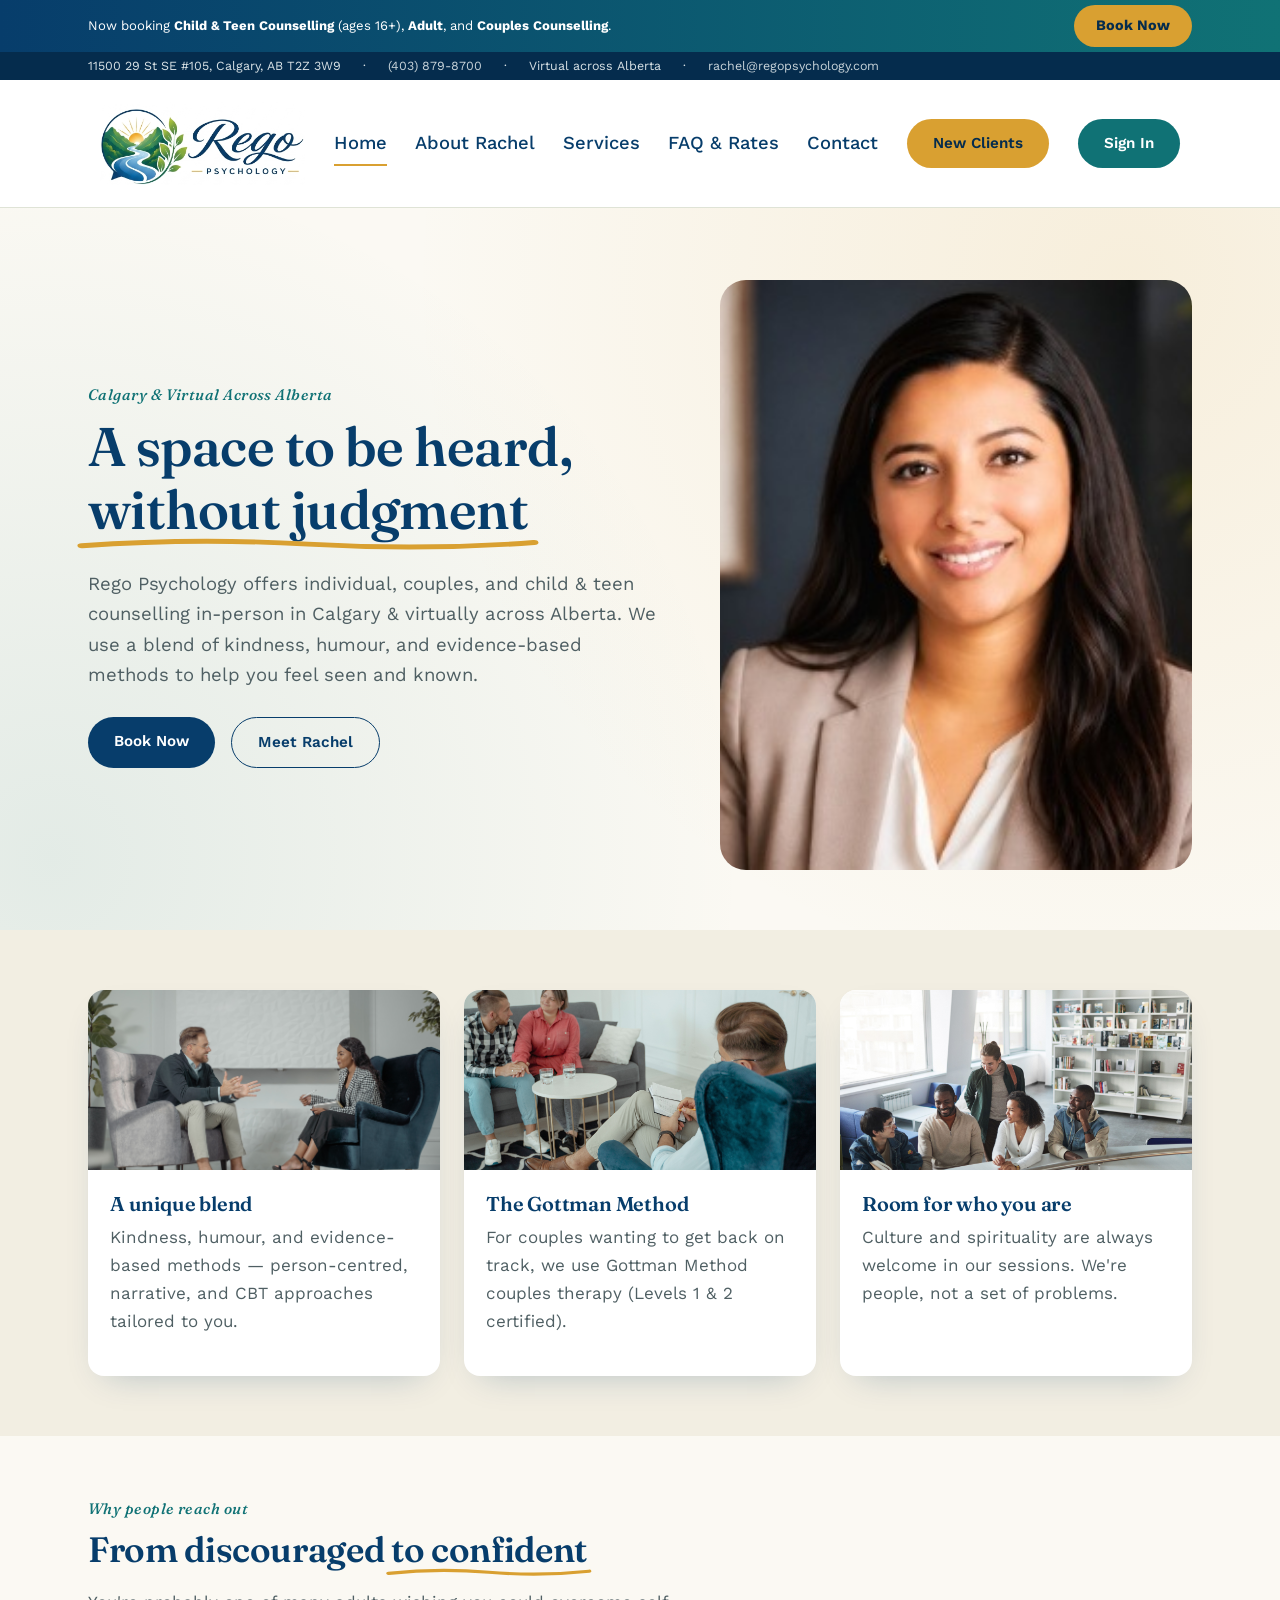
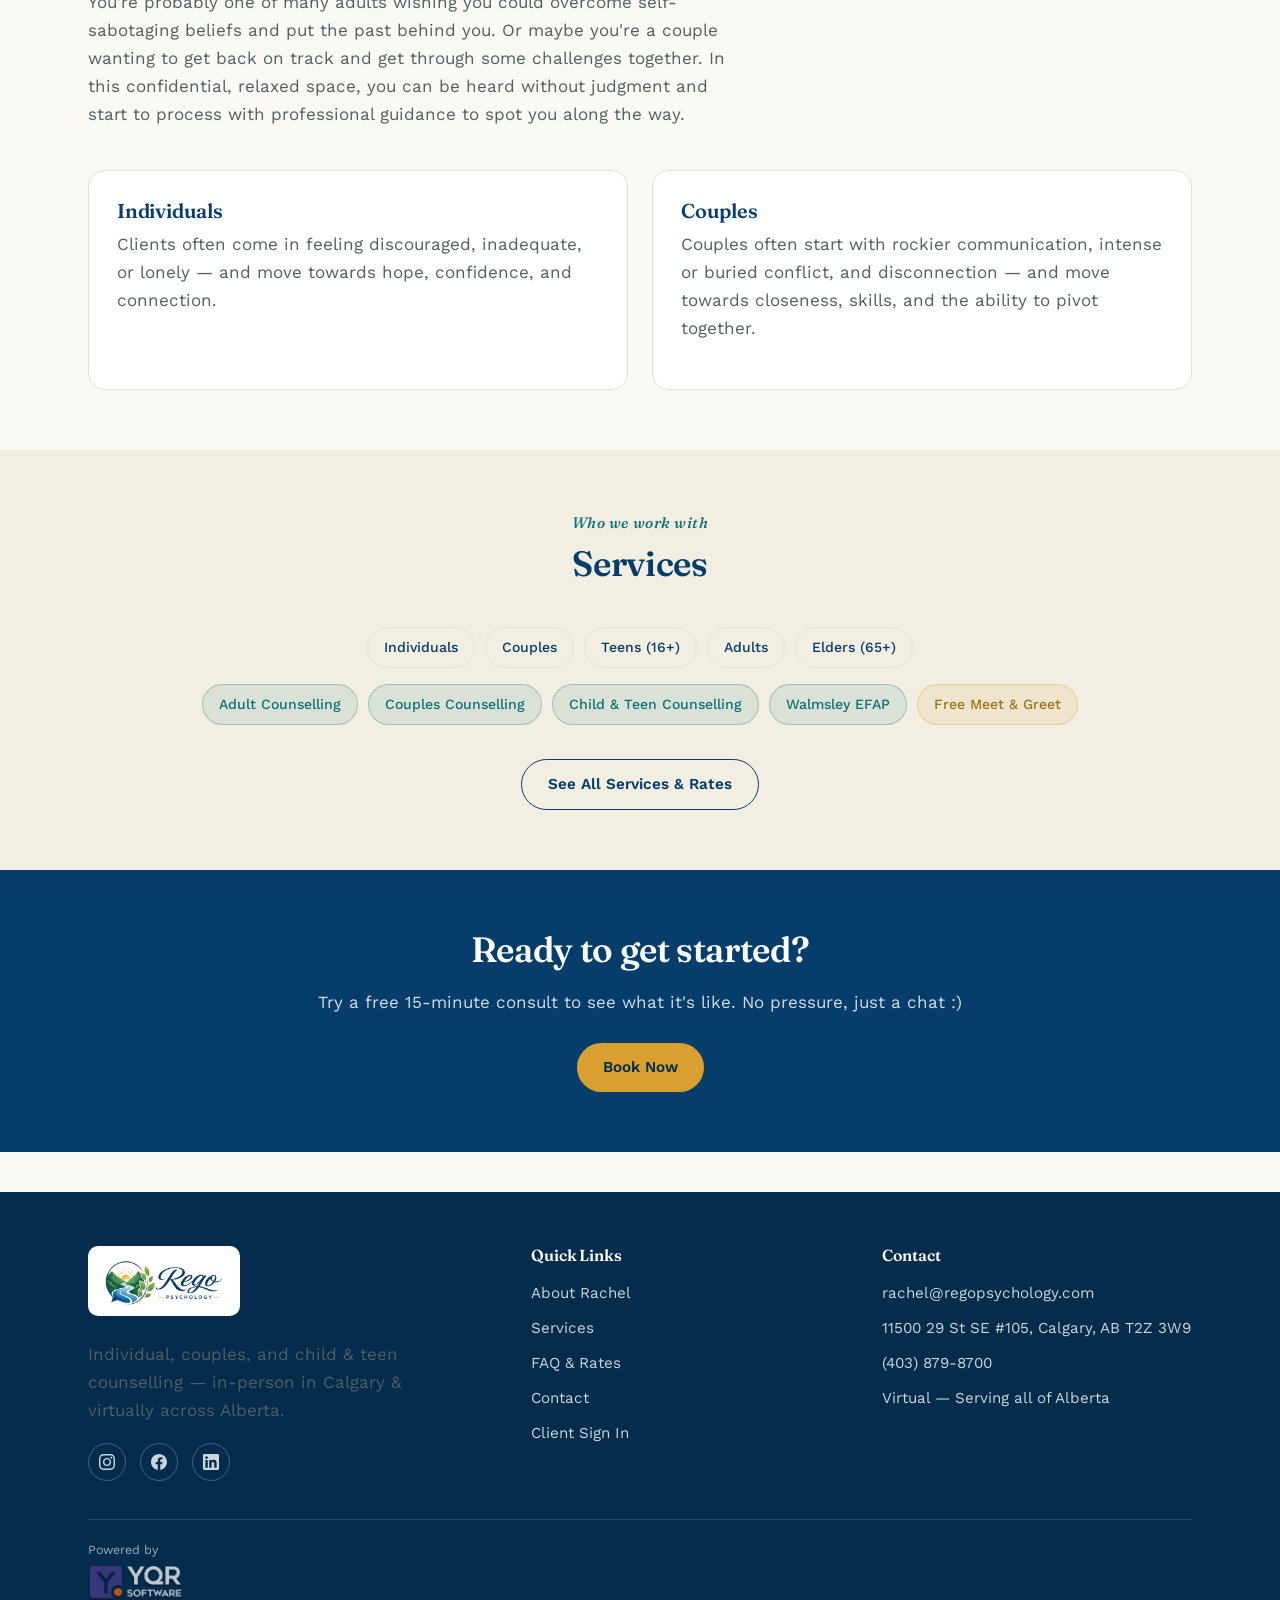
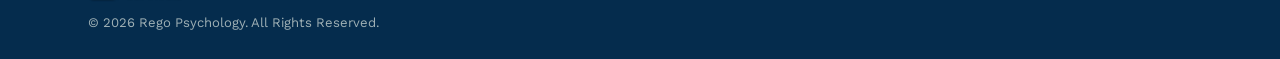
<file: index.html>
﻿<!DOCTYPE html>
<html lang="en">
<head>
<meta charset="UTF-8">
<meta name="viewport" content="width=device-width, initial-scale=1.0">
<title>Rego Psychology | Rachel Rego, Psychologist, MACP, RPsych — Calgary</title>
<meta name="description" content="Rachel Rego, Registered Psychologist (MACP, RPsych) in Calgary, offers individual, couples, and child & teen counselling — in-person in Calgary &amp; virtually across Alberta. Book a free 15-minute consult.">
<link rel="icon" type="image/png" sizes="32x32" href="assets-final/pego-monogram.png">
<link rel="apple-touch-icon" href="assets-final/pego-monogram.png">
<link rel="preconnect" href="https://fonts.googleapis.com">
<link href="https://fonts.googleapis.com/css2?family=Fraunces:ital,opsz,wght@0,9..144,300..700;1,9..144,400..600&family=Work+Sans:wght@400;500;600;700&display=swap" rel="stylesheet">
<link rel="stylesheet" href="styles.css">
</head>
<body>

<div class="book-bar">
  <div class="wrap">
    <span class="msg">Now booking <strong>Child & Teen Counselling</strong> (ages 16+), <strong>Adult</strong>, and <strong>Couples Counselling</strong>.</span>
    <a class="book-now" href="https://regopsychology.janeapp.com/#/child-teen-counselling" target="_blank" rel="noopener">Book Now</a>
  </div>
</div>

<div class="topbar">
  <div class="wrap">
    <div class="topbar-links">
      <span>11500 29 St SE #105, Calgary, AB T2Z 3W9</span><span>&middot;</span><span><a href="tel:+14038798700">(403) 879-8700</a></span><span>&middot;</span><span>Virtual across Alberta</span><span>&middot;</span><span><a href="mailto:rachel@regopsychology.com">rachel@regopsychology.com</a></span>
    </div>
  </div>
</div>

<header class="site-header">
  <div class="wrap">
    <a href="index.html"><img src="assets-final/logo-1.png" alt="Rego Psychology" class="logo-img"></a>
    <nav class="main-nav">
      <a href="index.html" class="active">Home</a>
      <a href="about.html">About Rachel</a>
      <a href="services.html">Services</a>
      <a href="faq.html">FAQ &amp; Rates</a>
      <a href="contact.html">Contact</a>
    </nav>
    <button class="hamburger" id="hamburger" aria-label="Open menu" aria-expanded="false"><span></span><span></span><span></span></button>
    <a href="https://regopsychology.janeapp.com/#/free-meet-greet" target="_blank" rel="noopener" class="btn btn-gold">New Clients</a>
    <a href="https://regopsychology.janeapp.com/login" target="_blank" rel="noopener" class="btn btn-teal">Sign In</a>
  </div>
<div class="mobile-menu" id="mobile-menu">
  <nav class="mobile-nav">
    <a href="index.html" class="active">Home</a>
    <a href="about.html">About Rachel</a>
    <a href="services.html">Services</a>
    <a href="faq.html">FAQ &amp; Rates</a>
    <a href="contact.html">Contact</a>
    <a href="https://regopsychology.janeapp.com/#/free-meet-greet" target="_blank" rel="noopener" class="btn btn-gold mobile-book">New Clients</a>
    <a href="https://regopsychology.janeapp.com/login" target="_blank" rel="noopener" class="btn btn-teal mobile-book">Sign In</a>
  </nav>
</div></header>

<section class="hero">
  <div class="wrap">
    <div class="hero-copy">
<span class="eyebrow">Calgary &amp; Virtual Across Alberta</span>
      <h1>A space to be heard, <span class="ink-mark">without judgment<svg viewBox="0 0 300 20" preserveAspectRatio="none"><path d="M2 12 Q 75 2, 150 10 T 298 8"/></svg></span></h1>
      <p class="lead">Rego Psychology offers individual, couples, and child &amp; teen counselling in-person in Calgary &amp; virtually across Alberta. We use a blend of kindness, humour, and evidence-based methods to help you feel seen and known.</p>
      <div class="hero-actions">
        <a href="https://regopsychology.janeapp.com/#/free-meet-greet" target="_blank" rel="noopener" class="btn btn-navy">Book Now</a>
        <a href="about.html" class="btn btn-ghost">Meet Rachel</a>
      </div>
    </div>
    <div class="hero-photo"><img src="assets-final/rachel-headshot-2.jpg" alt="Rachel Rego, Psychologist"></div>
  </div>
</section>

<section class="tint">
  <div class="wrap">
    <div class="grid cols-3">
      <div class="card shadow card-photo">
        <img src="assets-final/unique-blend.jpg" alt="A unique blend of therapy approaches" class="card-img">
        <div class="card-body">
          <h3>A unique blend</h3>
          <p>Kindness, humour, and evidence-based methods — person-centred, narrative, and CBT approaches tailored to you.</p>
        </div>
      </div>
      <div class="card shadow card-photo">
        <img src="assets-final/the-gottman-method.jpg" alt="The Gottman Method couples therapy" class="card-img">
        <div class="card-body">
          <h3>The Gottman Method</h3>
          <p>For couples wanting to get back on track, we use Gottman Method couples therapy (Levels 1 &amp; 2 certified).</p>
        </div>
      </div>
      <div class="card shadow card-photo">
        <img src="assets-final/room-for-who-you-are.jpg" alt="Room for who you are" class="card-img">
        <div class="card-body">
          <h3>Room for who you are</h3>
          <p>Culture and spirituality are always welcome in our sessions. We're people, not a set of problems.</p>
        </div>
      </div>
    </div>
  </div>
</section>

<section>
  <div class="wrap">
    <div class="section-head">
      <span class="eyebrow">Why people reach out</span>
      <h2>From discouraged <span class="ink-mark">to confident<svg viewBox="0 0 260 20" preserveAspectRatio="none"><path d="M2 12 Q 65 2, 130 10 T 258 8"/></svg></span></h2>
      <p>You're probably one of many adults wishing you could overcome self-sabotaging beliefs and put the past behind you. Or maybe you're a couple wanting to get back on track and get through some challenges together. In this confidential, relaxed space, you can be heard without judgment and start to process with professional guidance to spot you along the way.</p>
    </div>
    <div class="grid cols-2">
      <div class="card">
        <h3>Individuals</h3>
        <p>Clients often come in feeling discouraged, inadequate, or lonely — and move towards hope, confidence, and connection.</p>
      </div>
      <div class="card">
        <h3>Couples</h3>
        <p>Couples often start with rockier communication, intense or buried conflict, and disconnection — and move towards closeness, skills, and the ability to pivot together.</p>
      </div>
    </div>
  </div>
</section>

<section class="tint">
  <div class="wrap">
    <div class="section-head center">
      <span class="eyebrow">Who we work with</span>
      <h2>Services</h2>
    </div>
    <div class="pill-row" style="justify-content:center; margin-bottom: 16px;">
      <span class="pill">Individuals</span>
      <span class="pill">Couples</span>
      <span class="pill">Teens (16+)</span>
      <span class="pill">Adults</span>
      <span class="pill">Elders (65+)</span>
    </div>
    <div class="pill-row" style="justify-content:center;">
      <span class="pill teal">Adult Counselling</span>
      <span class="pill teal">Couples Counselling</span>
      <span class="pill teal">Child &amp; Teen Counselling</span>
      <span class="pill teal">Walmsley EFAP</span>
      <span class="pill gold">Free Meet &amp; Greet</span>
    </div>
    <div style="text-align:center; margin-top: 34px;">
      <a href="services.html" class="btn btn-ghost">See All Services &amp; Rates</a>
    </div>
  </div>
</section>

<section class="navy">
  <div class="wrap">
    <div class="callout" style="background: transparent; padding: 0;">
      <h2>Ready to get started?</h2>
      <p>Try a free 15-minute consult to see what it's like. No pressure, just a chat :)</p>
      <a href="https://regopsychology.janeapp.com/#/free-meet-greet" target="_blank" rel="noopener" class="btn btn-gold" style="margin-top: 8px;">Book Now</a>
    </div>
  </div>
</section>

<footer class="site-footer">
  <div class="wrap">
    <div class="grid">
      <div>
        <div class="foot-logo-wrap"><img src="assets-final/logo-1.png" alt="Rego Psychology" class="foot-logo-img"></div>
        <p style="max-width: 32ch;">Individual, couples, and child &amp; teen counselling — in-person in Calgary &amp; virtually across Alberta.</p>
        <div class="social-row">
          <a href="#" aria-label="Instagram"><svg xmlns="http://www.w3.org/2000/svg" viewBox="0 0 24 24" fill="currentColor" width="16" height="16" aria-hidden="true"><path d="M12 2.163c3.204 0 3.584.012 4.85.07 3.252.148 4.771 1.691 4.919 4.919.058 1.265.069 1.645.069 4.849 0 3.205-.012 3.584-.069 4.849-.149 3.225-1.664 4.771-4.919 4.919-1.266.058-1.644.07-4.85.07-3.204 0-3.584-.012-4.849-.07-3.26-.149-4.771-1.699-4.919-4.92-.058-1.265-.07-1.644-.07-4.849 0-3.204.013-3.583.07-4.849.149-3.227 1.664-4.771 4.919-4.919 1.266-.057 1.645-.069 4.849-.069zm0-2.163c-3.259 0-3.667.014-4.947.072-4.358.2-6.78 2.618-6.98 6.98-.059 1.281-.073 1.689-.073 4.948 0 3.259.014 3.668.072 4.948.2 4.358 2.618 6.78 6.98 6.98 1.281.058 1.689.072 4.948.072 3.259 0 3.668-.014 4.948-.072 4.354-.2 6.782-2.618 6.979-6.98.059-1.28.073-1.689.073-4.948 0-3.259-.014-3.667-.072-4.947-.196-4.354-2.617-6.78-6.979-6.98-1.281-.059-1.69-.073-4.949-.073zm0 5.838c-3.403 0-6.162 2.759-6.162 6.162s2.759 6.163 6.162 6.163 6.162-2.759 6.162-6.163c0-3.403-2.759-6.162-6.162-6.162zm0 10.162c-2.209 0-4-1.79-4-4 0-2.209 1.791-4 4-4s4 1.791 4 4c0 2.21-1.791 4-4 4zm6.406-11.845c-.796 0-1.441.645-1.441 1.44s.645 1.44 1.441 1.44c.795 0 1.439-.645 1.439-1.44s-.644-1.44-1.439-1.44z"/></svg></a>
          <a href="#" aria-label="Facebook"><svg xmlns="http://www.w3.org/2000/svg" viewBox="0 0 24 24" fill="currentColor" width="16" height="16" aria-hidden="true"><path d="M24 12.073c0-6.627-5.373-12-12-12s-12 5.373-12 12c0 5.99 4.388 10.954 10.125 11.854v-8.385H7.078v-3.47h3.047V9.43c0-3.007 1.792-4.669 4.533-4.669 1.312 0 2.686.235 2.686.235v2.953H15.83c-1.491 0-1.956.925-1.956 1.874v2.25h3.328l-.532 3.47h-2.796v8.385C19.612 23.027 24 18.062 24 12.073z"/></svg></a>
          <a href="https://www.linkedin.com/in/rachel-rego-861340133/" aria-label="LinkedIn"><svg xmlns="http://www.w3.org/2000/svg" viewBox="0 0 24 24" fill="currentColor" width="16" height="16" aria-hidden="true"><path d="M20.447 20.452h-3.554v-5.569c0-1.328-.027-3.037-1.852-3.037-1.853 0-2.136 1.445-2.136 2.939v5.667H9.351V9h3.414v1.561h.046c.477-.9 1.637-1.85 3.37-1.85 3.601 0 4.267 2.37 4.267 5.455v6.286zM5.337 7.433c-1.144 0-2.063-.926-2.063-2.065 0-1.138.92-2.063 2.063-2.063 1.14 0 2.064.925 2.064 2.063 0 1.139-.925 2.065-2.064 2.065zm1.782 13.019H3.555V9h3.564v11.452zM22.225 0H1.771C.792 0 0 .774 0 1.729v20.542C0 23.227.792 24 1.771 24h20.451C23.2 24 24 23.227 24 22.271V1.729C24 .774 23.2 0 22.222 0h.003z"/></svg></a>
        </div>
      </div>
      <div>
        <h4>Quick Links</h4>
        <ul>
          <li><a href="about.html">About Rachel</a></li>
          <li><a href="services.html">Services</a></li>
          <li><a href="faq.html">FAQ &amp; Rates</a></li>
          <li><a href="contact.html">Contact</a></li>
          <li><a href="https://regopsychology.janeapp.com/login" target="_blank" rel="noopener">Client Sign In</a></li>
        </ul>
      </div>
      <div>
        <h4>Contact</h4>
        <ul>
          <li><a href="mailto:rachel@regopsychology.com">rachel@regopsychology.com</a></li>
          <li>11500 29 St SE #105, Calgary, AB T2Z 3W9</li><li><a href="tel:+14038798700">(403) 879-8700</a></li><li>Virtual — Serving all of Alberta</li>
        </ul>
      </div>
    </div>
    <div class="footer-bottom">
      <a href="https://yqrsoftware.ca/" target="_blank" rel="noopener" class="powered-by-inline">Powered by <img src="assets-final/yqr-logo.png" alt="YQR Software"></a>
      <div class="footer-legal"><span>© 2026 Rego Psychology. All Rights Reserved.</span></div>
    </div>
  </div>
</footer>

<script>
(function(){
  var btn = document.getElementById('hamburger');
  var menu = document.getElementById('mobile-menu');
  if (!btn || !menu) return;
  btn.addEventListener('click', function(){
    var open = menu.classList.toggle('open');
    btn.classList.toggle('open', open);
    btn.setAttribute('aria-expanded', open);
  });
  menu.querySelectorAll('a').forEach(function(a){
    a.addEventListener('click', function(){
      menu.classList.remove('open');
      btn.classList.remove('open');
      btn.setAttribute('aria-expanded', false);
    });
  });
  document.addEventListener('click', function(e){
    if (!menu.contains(e.target) && !btn.contains(e.target)) {
      menu.classList.remove('open');
      btn.classList.remove('open');
      btn.setAttribute('aria-expanded', false);
    }
  });
})();
</script>
</body>
</html>
</file>
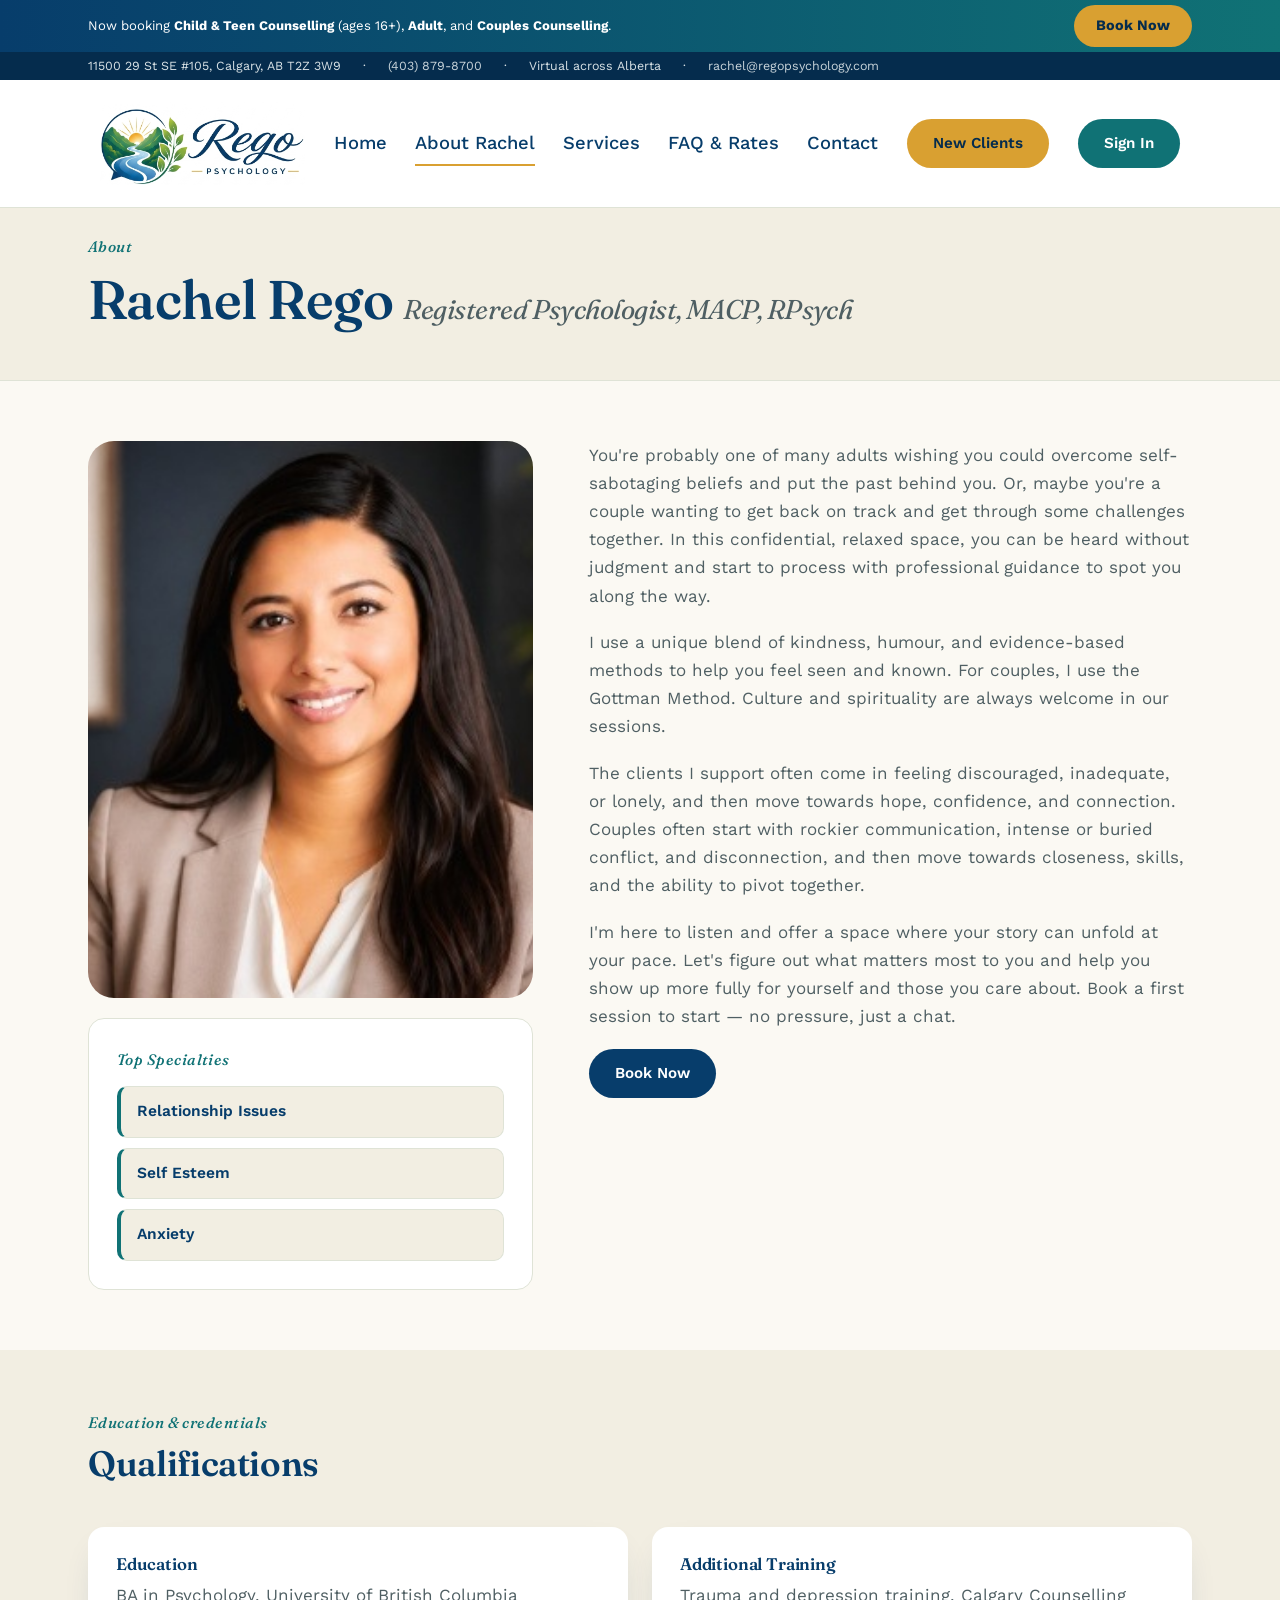
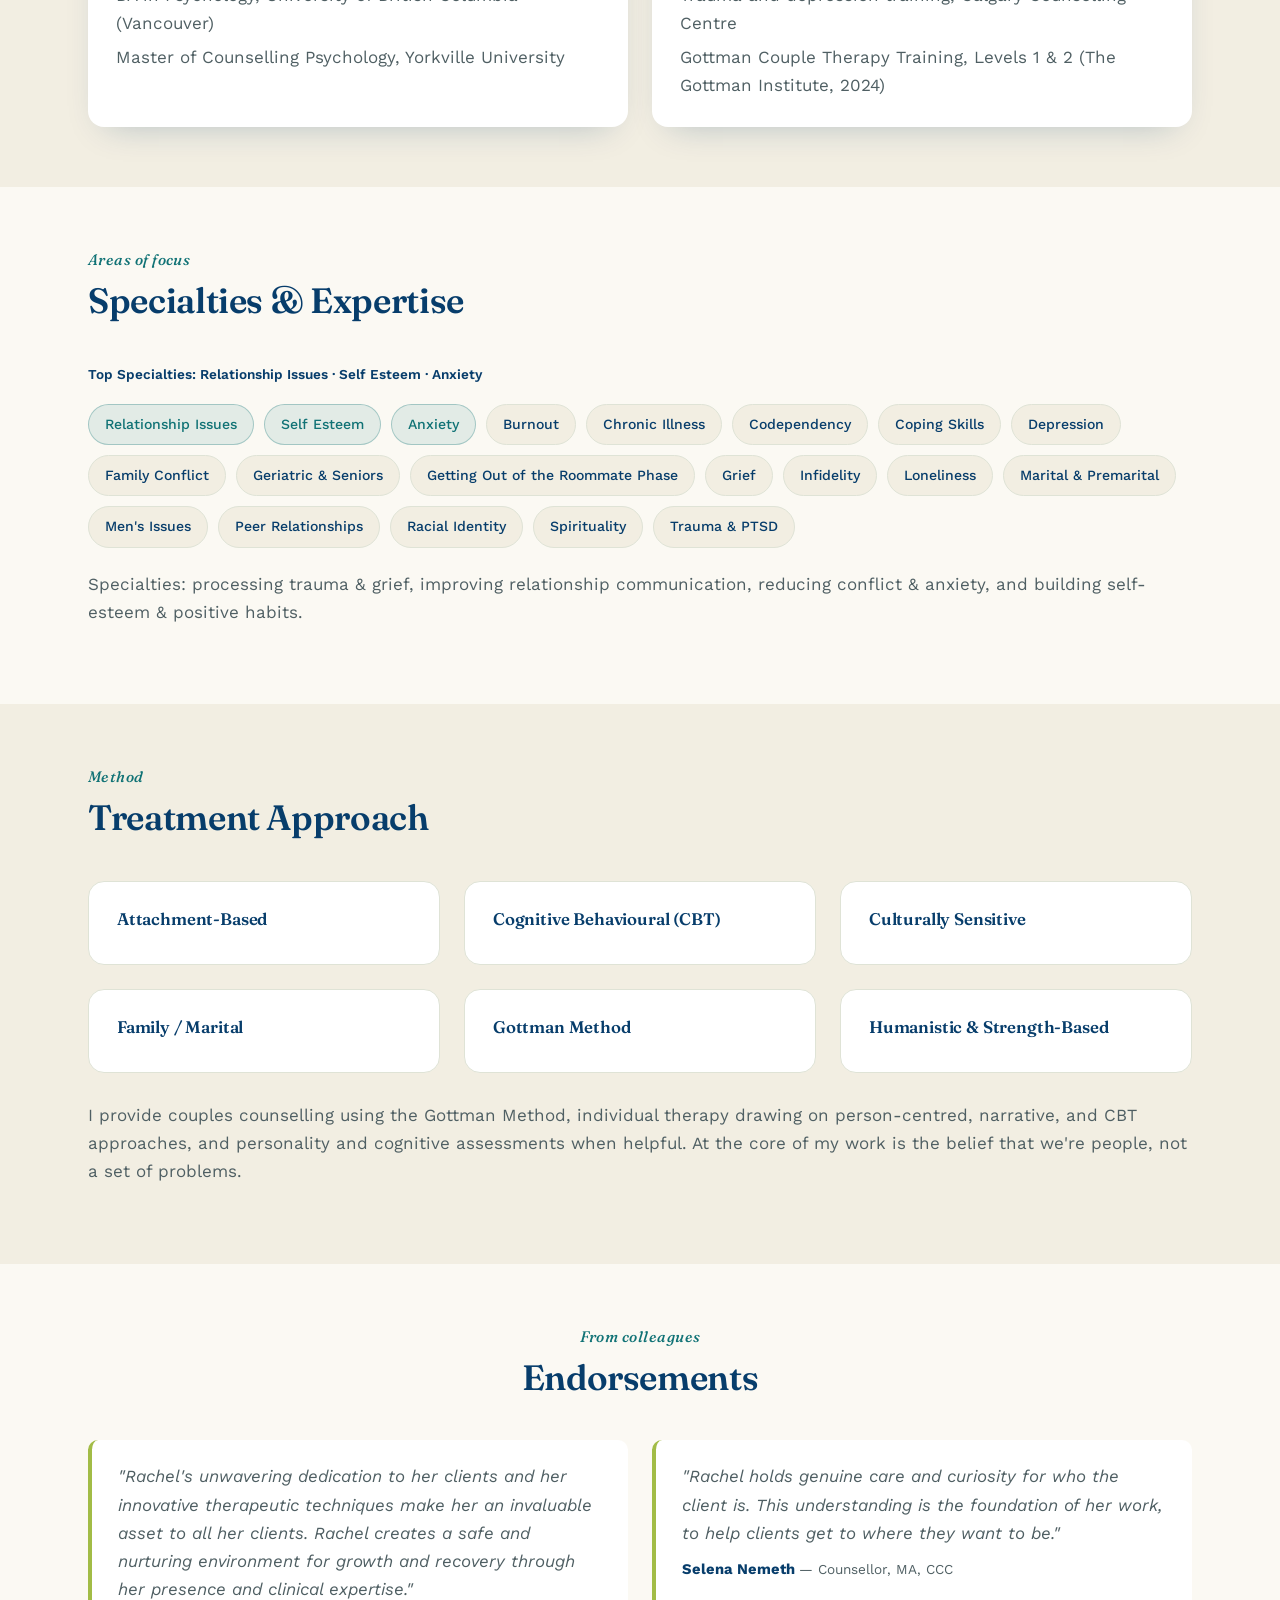
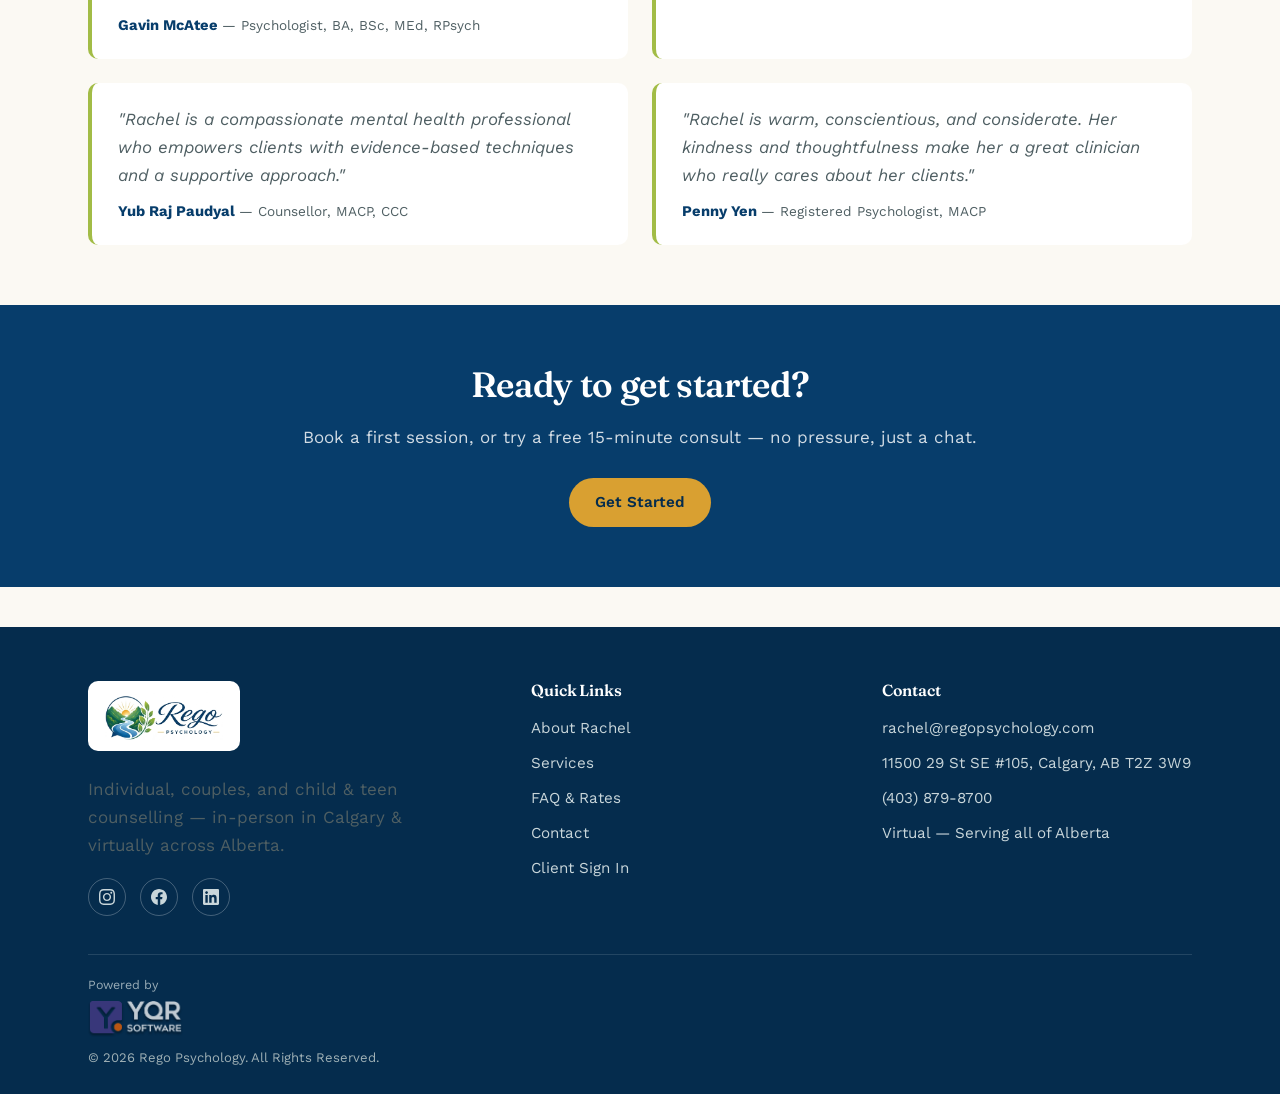
<file: about.html>
﻿<!DOCTYPE html>
<html lang="en">
<head>
<meta charset="UTF-8">
<meta name="viewport" content="width=device-width, initial-scale=1.0">
<title>About Rachel Rego | Rego Psychology, Calgary</title>
<meta name="description" content="Meet Rachel Rego, Psychologist (MACP, RPsych) serving Alberta virtually — credentials, specialties, therapeutic approach, and client endorsements.">
<link rel="icon" type="image/png" sizes="32x32" href="assets-final/pego-monogram.png">
<link rel="apple-touch-icon" href="assets-final/pego-monogram.png">
<link rel="preconnect" href="https://fonts.googleapis.com">
<link href="https://fonts.googleapis.com/css2?family=Fraunces:ital,opsz,wght@0,9..144,300..700;1,9..144,400..600&family=Work+Sans:wght@400;500;600;700&display=swap" rel="stylesheet">
<link rel="stylesheet" href="styles.css">
</head>
<body>

<div class="book-bar">
  <div class="wrap">
    <span class="msg">Now booking <strong>Child & Teen Counselling</strong> (ages 16+), <strong>Adult</strong>, and <strong>Couples Counselling</strong>.</span>
    <a class="book-now" href="https://regopsychology.janeapp.com/#/child-teen-counselling" target="_blank" rel="noopener">Book Now</a>
  </div>
</div>

<div class="topbar">
  <div class="wrap">
    <div class="topbar-links">
      <span>11500 29 St SE #105, Calgary, AB T2Z 3W9</span><span>&middot;</span><span><a href="tel:+14038798700">(403) 879-8700</a></span><span>&middot;</span><span>Virtual across Alberta</span><span>&middot;</span><span><a href="mailto:rachel@regopsychology.com">rachel@regopsychology.com</a></span>
    </div>
  </div>
</div>

<header class="site-header">
  <div class="wrap">
    <a href="index.html"><img src="assets-final/logo-1.png" alt="Rego Psychology" class="logo-img"></a>
    <nav class="main-nav">
      <a href="index.html">Home</a>
      <a href="about.html" class="active">About Rachel</a>
      <a href="services.html">Services</a>
      <a href="faq.html">FAQ &amp; Rates</a>
      <a href="contact.html">Contact</a>
    </nav>
    <button class="hamburger" id="hamburger" aria-label="Open menu" aria-expanded="false"><span></span><span></span><span></span></button>
    <a href="https://regopsychology.janeapp.com/#/free-meet-greet" target="_blank" rel="noopener" class="btn btn-gold">New Clients</a>
    <a href="https://regopsychology.janeapp.com/login" target="_blank" rel="noopener" class="btn btn-teal">Sign In</a>
  </div>
<div class="mobile-menu" id="mobile-menu">
  <nav class="mobile-nav">
    <a href="index.html">Home</a>
    <a href="about.html" class="active">About Rachel</a>
    <a href="services.html">Services</a>
    <a href="faq.html">FAQ &amp; Rates</a>
    <a href="contact.html">Contact</a>
    <a href="https://regopsychology.janeapp.com/#/free-meet-greet" target="_blank" rel="noopener" class="btn btn-gold mobile-book">New Clients</a>
    <a href="https://regopsychology.janeapp.com/login" target="_blank" rel="noopener" class="btn btn-teal mobile-book">Sign In</a>
  </nav>
</div></header>

<section class="page-hero">
  <div class="wrap">
    <span class="eyebrow">About</span>
    <h1>Rachel Rego <span style="font-style: italic; font-weight: 400; font-size: 0.5em; color: var(--ink-soft);">Registered Psychologist, MACP, RPsych</span></h1>
  </div>
</section>

<section>
  <div class="wrap">
    <div class="about-grid" style="display: grid; grid-template-columns: 0.85fr 1.15fr; gap: 56px; align-items: start;">
      <div>
        <div class="hero-photo" style="aspect-ratio: 4/5;"><img src="assets-final/rachel-headshot-2.jpg" alt="Rachel Rego, Psychologist"></div>
        <div class="card specialty-card" style="margin-top: 20px;">
          <p class="eyebrow" style="margin-bottom: 14px;">Top Specialties</p>
          <div class="specialty-list">
            <div class="specialty-item">Relationship Issues</div>
            <div class="specialty-item">Self Esteem</div>
            <div class="specialty-item">Anxiety</div>
          </div>
        </div>
      </div>
      <div>
        <p>You're probably one of many adults wishing you could overcome self-sabotaging beliefs and put the past behind you. Or, maybe you're a couple wanting to get back on track and get through some challenges together. In this confidential, relaxed space, you can be heard without judgment and start to process with professional guidance to spot you along the way.</p>
        <p>I use a unique blend of kindness, humour, and evidence-based methods to help you feel seen and known. For couples, I use the Gottman Method. Culture and spirituality are always welcome in our sessions.</p>
        <p>The clients I support often come in feeling discouraged, inadequate, or lonely, and then move towards hope, confidence, and connection. Couples often start with rockier communication, intense or buried conflict, and disconnection, and then move towards closeness, skills, and the ability to pivot together.</p>
        <p>I'm here to listen and offer a space where your story can unfold at your pace. Let's figure out what matters most to you and help you show up more fully for yourself and those you care about. Book a first session to start — no pressure, just a chat.</p>
        <a href="https://regopsychology.janeapp.com/#/free-meet-greet" target="_blank" rel="noopener" class="btn btn-navy">Book Now</a>
      </div>
    </div>
  </div>
</section>

<section class="tint">
  <div class="wrap">
    <div class="section-head">
      <span class="eyebrow">Education &amp; credentials</span>
      <h2>Qualifications</h2>
    </div>
    <div class="grid cols-2">
      <div class="card shadow">
        <h3 style="font-size: 1.05rem;">Education</h3>
        <p style="margin-bottom: 6px;">BA in Psychology, University of British Columbia (Vancouver)</p>
        <p style="margin-bottom: 0;">Master of Counselling Psychology, Yorkville University</p>
      </div>
      <div class="card shadow">
        <h3 style="font-size: 1.05rem;">Additional Training</h3>
        <p style="margin-bottom: 6px;">Trauma and depression training, Calgary Counselling Centre</p>
        <p style="margin-bottom: 0;">Gottman Couple Therapy Training, Levels 1 &amp; 2 (The Gottman Institute, 2024)</p>
      </div>
    </div>
  </div>
</section>

<section>
  <div class="wrap">
    <div class="section-head">
      <span class="eyebrow">Areas of focus</span>
      <h2>Specialties &amp; Expertise</h2>
    </div>
    <p class="form-note" style="margin-bottom: 18px; font-weight: 600; color: var(--navy);">Top Specialties: Relationship Issues &middot; Self Esteem &middot; Anxiety</p>
    <div class="pill-row">
      <span class="pill teal">Relationship Issues</span>
      <span class="pill teal">Self Esteem</span>
      <span class="pill teal">Anxiety</span>
      <span class="pill">Burnout</span>
      <span class="pill">Chronic Illness</span>
      <span class="pill">Codependency</span>
      <span class="pill">Coping Skills</span>
      <span class="pill">Depression</span>
      <span class="pill">Family Conflict</span>
      <span class="pill">Geriatric &amp; Seniors</span>
      <span class="pill">Getting Out of the Roommate Phase</span>
      <span class="pill">Grief</span>
      <span class="pill">Infidelity</span>
      <span class="pill">Loneliness</span>
      <span class="pill">Marital &amp; Premarital</span>
      <span class="pill">Men's Issues</span>
      <span class="pill">Peer Relationships</span>
      <span class="pill">Racial Identity</span>
      <span class="pill">Spirituality</span>
      <span class="pill">Trauma &amp; PTSD</span>
    </div>
    <p style="margin-top: 22px;">Specialties: processing trauma &amp; grief, improving relationship communication, reducing conflict &amp; anxiety, and building self-esteem &amp; positive habits.</p>
  </div>
</section>

<section class="tint">
  <div class="wrap">
    <div class="section-head">
      <span class="eyebrow">Method</span>
      <h2>Treatment Approach</h2>
    </div>
    <div class="grid cols-3" style="margin-bottom: 28px;">
      <div class="card"><h3 style="font-size: 1.05rem;">Attachment-Based</h3></div>
      <div class="card"><h3 style="font-size: 1.05rem;">Cognitive Behavioural (CBT)</h3></div>
      <div class="card"><h3 style="font-size: 1.05rem;">Culturally Sensitive</h3></div>
      <div class="card"><h3 style="font-size: 1.05rem;">Family / Marital</h3></div>
      <div class="card"><h3 style="font-size: 1.05rem;">Gottman Method</h3></div>
      <div class="card"><h3 style="font-size: 1.05rem;">Humanistic &amp; Strength-Based</h3></div>
    </div>
    <p>I provide couples counselling using the Gottman Method, individual therapy drawing on person-centred, narrative, and CBT approaches, and personality and cognitive assessments when helpful. At the core of my work is the belief that we're people, not a set of problems.</p>
  </div>
</section>

<section>
  <div class="wrap">
    <div class="section-head center">
      <span class="eyebrow">From colleagues</span>
      <h2>Endorsements</h2>
    </div>
    <div class="grid cols-2">
      <div class="endorsement">
        <p>"Rachel's unwavering dedication to her clients and her innovative therapeutic techniques make her an invaluable asset to all her clients. Rachel creates a safe and nurturing environment for growth and recovery through her presence and clinical expertise."</p>
        <div class="who">Gavin McAtee <span class="role">— Psychologist, BA, BSc, MEd, RPsych</span></div>
      </div>
      <div class="endorsement">
        <p>"Rachel holds genuine care and curiosity for who the client is. This understanding is the foundation of her work, to help clients get to where they want to be."</p>
        <div class="who">Selena Nemeth <span class="role">— Counsellor, MA, CCC</span></div>
      </div>
      <div class="endorsement">
        <p>"Rachel is a compassionate mental health professional who empowers clients with evidence-based techniques and a supportive approach."</p>
        <div class="who">Yub Raj Paudyal <span class="role">— Counsellor, MACP, CCC</span></div>
      </div>
      <div class="endorsement">
        <p>"Rachel is warm, conscientious, and considerate. Her kindness and thoughtfulness make her a great clinician who really cares about her clients."</p>
        <div class="who">Penny Yen <span class="role">— Registered Psychologist, MACP</span></div>
      </div>
    </div>
  </div>
</section>

<section class="navy">
  <div class="wrap">
    <div class="callout" style="background: transparent; padding: 0;">
      <h2>Ready to get started?</h2>
      <p>Book a first session, or try a free 15-minute consult — no pressure, just a chat.</p>
      <a href="https://regopsychology.janeapp.com/#/free-meet-greet" target="_blank" rel="noopener" class="btn btn-gold" style="margin-top: 8px;">Get Started</a>
    </div>
  </div>
</section>

<footer class="site-footer">
  <div class="wrap">
    <div class="grid">
      <div>
        <div class="foot-logo-wrap"><img src="assets-final/logo-1.png" alt="Rego Psychology" class="foot-logo-img"></div>
        <p style="max-width: 32ch;">Individual, couples, and child &amp; teen counselling — in-person in Calgary &amp; virtually across Alberta.</p>
        <div class="social-row">
          <a href="#" aria-label="Instagram"><svg xmlns="http://www.w3.org/2000/svg" viewBox="0 0 24 24" fill="currentColor" width="16" height="16" aria-hidden="true"><path d="M12 2.163c3.204 0 3.584.012 4.85.07 3.252.148 4.771 1.691 4.919 4.919.058 1.265.069 1.645.069 4.849 0 3.205-.012 3.584-.069 4.849-.149 3.225-1.664 4.771-4.919 4.919-1.266.058-1.644.07-4.85.07-3.204 0-3.584-.012-4.849-.07-3.26-.149-4.771-1.699-4.919-4.92-.058-1.265-.07-1.644-.07-4.849 0-3.204.013-3.583.07-4.849.149-3.227 1.664-4.771 4.919-4.919 1.266-.057 1.645-.069 4.849-.069zm0-2.163c-3.259 0-3.667.014-4.947.072-4.358.2-6.78 2.618-6.98 6.98-.059 1.281-.073 1.689-.073 4.948 0 3.259.014 3.668.072 4.948.2 4.358 2.618 6.78 6.98 6.98 1.281.058 1.689.072 4.948.072 3.259 0 3.668-.014 4.948-.072 4.354-.2 6.782-2.618 6.979-6.98.059-1.28.073-1.689.073-4.948 0-3.259-.014-3.667-.072-4.947-.196-4.354-2.617-6.78-6.979-6.98-1.281-.059-1.69-.073-4.949-.073zm0 5.838c-3.403 0-6.162 2.759-6.162 6.162s2.759 6.163 6.162 6.163 6.162-2.759 6.162-6.163c0-3.403-2.759-6.162-6.162-6.162zm0 10.162c-2.209 0-4-1.79-4-4 0-2.209 1.791-4 4-4s4 1.791 4 4c0 2.21-1.791 4-4 4zm6.406-11.845c-.796 0-1.441.645-1.441 1.44s.645 1.44 1.441 1.44c.795 0 1.439-.645 1.439-1.44s-.644-1.44-1.439-1.44z"/></svg></a>
          <a href="#" aria-label="Facebook"><svg xmlns="http://www.w3.org/2000/svg" viewBox="0 0 24 24" fill="currentColor" width="16" height="16" aria-hidden="true"><path d="M24 12.073c0-6.627-5.373-12-12-12s-12 5.373-12 12c0 5.99 4.388 10.954 10.125 11.854v-8.385H7.078v-3.47h3.047V9.43c0-3.007 1.792-4.669 4.533-4.669 1.312 0 2.686.235 2.686.235v2.953H15.83c-1.491 0-1.956.925-1.956 1.874v2.25h3.328l-.532 3.47h-2.796v8.385C19.612 23.027 24 18.062 24 12.073z"/></svg></a>
          <a href="https://www.linkedin.com/in/rachel-rego-861340133/" aria-label="LinkedIn"><svg xmlns="http://www.w3.org/2000/svg" viewBox="0 0 24 24" fill="currentColor" width="16" height="16" aria-hidden="true"><path d="M20.447 20.452h-3.554v-5.569c0-1.328-.027-3.037-1.852-3.037-1.853 0-2.136 1.445-2.136 2.939v5.667H9.351V9h3.414v1.561h.046c.477-.9 1.637-1.85 3.37-1.85 3.601 0 4.267 2.37 4.267 5.455v6.286zM5.337 7.433c-1.144 0-2.063-.926-2.063-2.065 0-1.138.92-2.063 2.063-2.063 1.14 0 2.064.925 2.064 2.063 0 1.139-.925 2.065-2.064 2.065zm1.782 13.019H3.555V9h3.564v11.452zM22.225 0H1.771C.792 0 0 .774 0 1.729v20.542C0 23.227.792 24 1.771 24h20.451C23.2 24 24 23.227 24 22.271V1.729C24 .774 23.2 0 22.222 0h.003z"/></svg></a>
        </div>
      </div>
      <div>
        <h4>Quick Links</h4>
        <ul>
          <li><a href="about.html">About Rachel</a></li>
          <li><a href="services.html">Services</a></li>
          <li><a href="faq.html">FAQ &amp; Rates</a></li>
          <li><a href="contact.html">Contact</a></li>
          <li><a href="https://regopsychology.janeapp.com/login" target="_blank" rel="noopener">Client Sign In</a></li>
        </ul>
      </div>
      <div>
        <h4>Contact</h4>
        <ul>
          <li><a href="mailto:rachel@regopsychology.com">rachel@regopsychology.com</a></li>
          <li>11500 29 St SE #105, Calgary, AB T2Z 3W9</li><li><a href="tel:+14038798700">(403) 879-8700</a></li><li>Virtual — Serving all of Alberta</li>
        </ul>
      </div>
    </div>
    <div class="footer-bottom">
      <a href="https://yqrsoftware.ca/" target="_blank" rel="noopener" class="powered-by-inline">Powered by <img src="assets-final/yqr-logo.png" alt="YQR Software"></a>
      <div class="footer-legal"><span>© 2026 Rego Psychology. All Rights Reserved.</span></div>
    </div>
  </div>
</footer>

<script>
(function(){
  var btn = document.getElementById('hamburger');
  var menu = document.getElementById('mobile-menu');
  if (!btn || !menu) return;
  btn.addEventListener('click', function(){
    var open = menu.classList.toggle('open');
    btn.classList.toggle('open', open);
    btn.setAttribute('aria-expanded', open);
  });
  menu.querySelectorAll('a').forEach(function(a){
    a.addEventListener('click', function(){
      menu.classList.remove('open');
      btn.classList.remove('open');
      btn.setAttribute('aria-expanded', false);
    });
  });
  document.addEventListener('click', function(e){
    if (!menu.contains(e.target) && !btn.contains(e.target)) {
      menu.classList.remove('open');
      btn.classList.remove('open');
      btn.setAttribute('aria-expanded', false);
    }
  });
})();
</script>
</body>
</html>
</file>
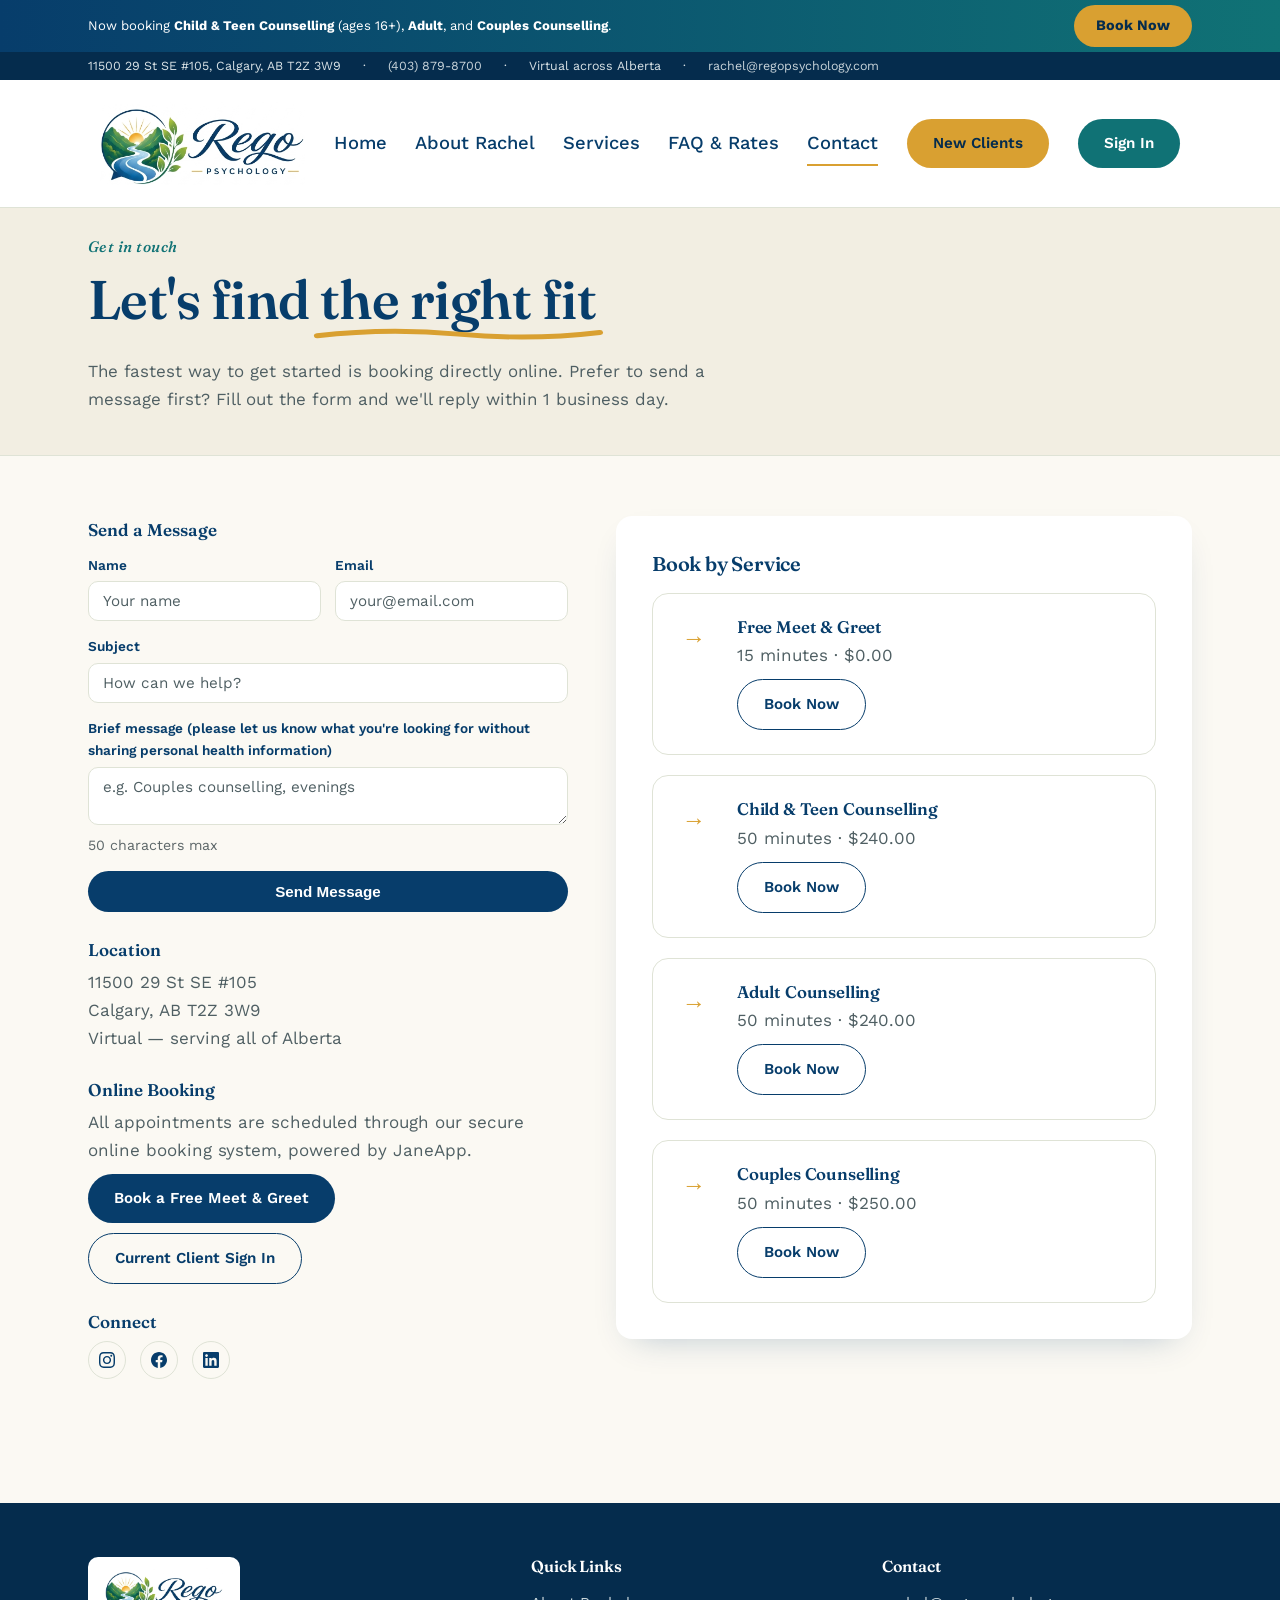
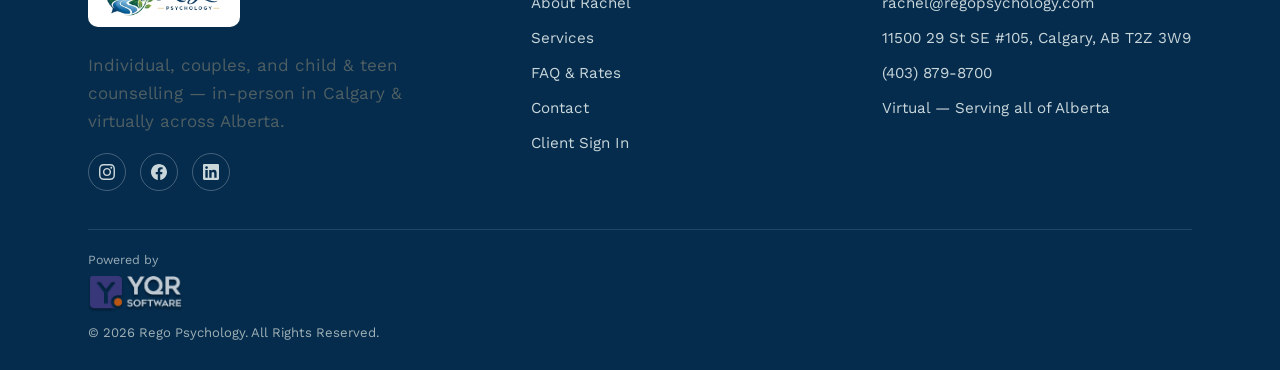
<file: contact.html>
﻿<!DOCTYPE html>
<html lang="en">
<head>
<meta charset="UTF-8">
<meta name="viewport" content="width=device-width, initial-scale=1.0">
<title>Contact | Rego Psychology, Calgary</title>
<meta name="description" content="Book a free 15-minute Meet & Greet or get in touch with Rachel Rego, Psychologist (MACP, RPsych) serving Alberta virtually.">
<link rel="icon" type="image/png" sizes="32x32" href="assets-final/pego-monogram.png">
<link rel="apple-touch-icon" href="assets-final/pego-monogram.png">
<link rel="preconnect" href="https://fonts.googleapis.com">
<link href="https://fonts.googleapis.com/css2?family=Fraunces:ital,opsz,wght@0,9..144,300..700;1,9..144,400..600&family=Work+Sans:wght@400;500;600;700&display=swap" rel="stylesheet">
<link rel="stylesheet" href="styles.css">
</head>
<body>

<div class="book-bar">
  <div class="wrap">
    <span class="msg">Now booking <strong>Child & Teen Counselling</strong> (ages 16+), <strong>Adult</strong>, and <strong>Couples Counselling</strong>.</span>
    <a class="book-now" href="https://regopsychology.janeapp.com/#/child-teen-counselling" target="_blank" rel="noopener">Book Now</a>
  </div>
</div>

<div class="topbar">
  <div class="wrap">
    <div class="topbar-links">
      <span>11500 29 St SE #105, Calgary, AB T2Z 3W9</span><span>&middot;</span><span><a href="tel:+14038798700">(403) 879-8700</a></span><span>&middot;</span><span>Virtual across Alberta</span><span>&middot;</span><span><a href="mailto:rachel@regopsychology.com">rachel@regopsychology.com</a></span>
    </div>
  </div>
</div>

<header class="site-header">
  <div class="wrap">
    <a href="index.html"><img src="assets-final/logo-1.png" alt="Rego Psychology" class="logo-img"></a>
    <nav class="main-nav">
      <a href="index.html">Home</a>
      <a href="about.html">About Rachel</a>
      <a href="services.html">Services</a>
      <a href="faq.html">FAQ &amp; Rates</a>
      <a href="contact.html" class="active">Contact</a>
    </nav>
    <button class="hamburger" id="hamburger" aria-label="Open menu" aria-expanded="false"><span></span><span></span><span></span></button>
    <a href="https://regopsychology.janeapp.com/#/free-meet-greet" target="_blank" rel="noopener" class="btn btn-gold">New Clients</a>
    <a href="https://regopsychology.janeapp.com/login" target="_blank" rel="noopener" class="btn btn-teal">Sign In</a>
  </div>
<div class="mobile-menu" id="mobile-menu">
  <nav class="mobile-nav">
    <a href="index.html">Home</a>
    <a href="about.html">About Rachel</a>
    <a href="services.html">Services</a>
    <a href="faq.html">FAQ &amp; Rates</a>
    <a href="contact.html" class="active">Contact</a>
    <a href="https://regopsychology.janeapp.com/#/free-meet-greet" target="_blank" rel="noopener" class="btn btn-gold mobile-book">New Clients</a>
    <a href="https://regopsychology.janeapp.com/login" target="_blank" rel="noopener" class="btn btn-teal mobile-book">Sign In</a>
  </nav>
</div></header>

<section class="page-hero">
  <div class="wrap">
    <span class="eyebrow">Get in touch</span>
    <h1>Let's find <span class="ink-mark">the right fit<svg viewBox="0 0 260 20" preserveAspectRatio="none"><path d="M2 12 Q 65 2, 130 10 T 258 8"/></svg></span></h1>
    <p class="lead">The fastest way to get started is booking directly online. Prefer to send a message first? Fill out the form and we'll reply within 1 business day.</p>
  </div>
</section>

<section>
  <div class="wrap">
    <div class="contact-grid">

      <div class="contact-info">
        <div class="item">
          <span class="label">Send a Message</span>
          <form class="contact-form" action="https://formsubmit.co/rachel@regopsychology.com" method="post">
            <input type="hidden" name="_subject" value="New message from the Rego Psychology website">
            <input type="hidden" name="_template" value="table">
            <input type="text" name="_honey" style="display:none" tabindex="-1" autocomplete="off">
            <div class="form-row">
              <div class="form-group">
                <label for="cf-name">Name</label>
                <input type="text" id="cf-name" name="name" placeholder="Your name" required>
              </div>
              <div class="form-group">
                <label for="cf-email">Email</label>
                <input type="email" id="cf-email" name="email" placeholder="your@email.com" required>
              </div>
            </div>
            <div class="form-group">
              <label for="cf-subject">Subject</label>
              <input type="text" id="cf-subject" name="subject" placeholder="How can we help?">
            </div>
            <div class="form-group">
              <label for="cf-message">Brief message (please let us know what you're looking for without sharing personal health information)</label>
              <textarea id="cf-message" name="message" rows="2" maxlength="50" placeholder="e.g. Couples counselling, evenings" required></textarea>
              <small style="display:block; margin-top:4px; opacity:0.7;">50 characters max</small>
            </div>
            <button type="submit" class="btn btn-navy">Send Message</button>
          </form>
        </div>
        <div class="item">
          <span class="label">Location</span>
          <p style="margin:0;">11500 29 St SE #105<br>Calgary, AB T2Z 3W9<br>Virtual — serving all of Alberta</p>
        </div>
        <div class="item">
          <span class="label">Online Booking</span>
          <p style="margin: 0 0 10px;">All appointments are scheduled through our secure online booking system, powered by JaneApp.</p>
          <a href="https://regopsychology.janeapp.com/#/free-meet-greet" target="_blank" rel="noopener" class="btn btn-navy" style="margin-bottom: 10px;">Book a Free Meet &amp; Greet</a><br>
          <a href="https://regopsychology.janeapp.com/login" target="_blank" rel="noopener" class="btn btn-ghost">Current Client Sign In</a>
        </div>
        <div class="item">
          <span class="label">Connect</span>
          <div class="social-row" style="margin-top: 4px;">
            <a href="#" aria-label="Instagram" style="border-color: var(--line); color: var(--navy);"><svg xmlns="http://www.w3.org/2000/svg" viewBox="0 0 24 24" fill="currentColor" width="16" height="16" aria-hidden="true"><path d="M12 2.163c3.204 0 3.584.012 4.85.07 3.252.148 4.771 1.691 4.919 4.919.058 1.265.069 1.645.069 4.849 0 3.205-.012 3.584-.069 4.849-.149 3.225-1.664 4.771-4.919 4.919-1.266.058-1.644.07-4.85.07-3.204 0-3.584-.012-4.849-.07-3.26-.149-4.771-1.699-4.919-4.92-.058-1.265-.07-1.644-.07-4.849 0-3.204.013-3.583.07-4.849.149-3.227 1.664-4.771 4.919-4.919 1.266-.057 1.645-.069 4.849-.069zm0-2.163c-3.259 0-3.667.014-4.947.072-4.358.2-6.78 2.618-6.98 6.98-.059 1.281-.073 1.689-.073 4.948 0 3.259.014 3.668.072 4.948.2 4.358 2.618 6.78 6.98 6.98 1.281.058 1.689.072 4.948.072 3.259 0 3.668-.014 4.948-.072 4.354-.2 6.782-2.618 6.979-6.98.059-1.28.073-1.689.073-4.948 0-3.259-.014-3.667-.072-4.947-.196-4.354-2.617-6.78-6.979-6.98-1.281-.059-1.69-.073-4.949-.073zm0 5.838c-3.403 0-6.162 2.759-6.162 6.162s2.759 6.163 6.162 6.163 6.162-2.759 6.162-6.163c0-3.403-2.759-6.162-6.162-6.162zm0 10.162c-2.209 0-4-1.79-4-4 0-2.209 1.791-4 4-4s4 1.791 4 4c0 2.21-1.791 4-4 4zm6.406-11.845c-.796 0-1.441.645-1.441 1.44s.645 1.44 1.441 1.44c.795 0 1.439-.645 1.439-1.44s-.644-1.44-1.439-1.44z"/></svg></a>
            <a href="#" aria-label="Facebook" style="border-color: var(--line); color: var(--navy);"><svg xmlns="http://www.w3.org/2000/svg" viewBox="0 0 24 24" fill="currentColor" width="16" height="16" aria-hidden="true"><path d="M24 12.073c0-6.627-5.373-12-12-12s-12 5.373-12 12c0 5.99 4.388 10.954 10.125 11.854v-8.385H7.078v-3.47h3.047V9.43c0-3.007 1.792-4.669 4.533-4.669 1.312 0 2.686.235 2.686.235v2.953H15.83c-1.491 0-1.956.925-1.956 1.874v2.25h3.328l-.532 3.47h-2.796v8.385C19.612 23.027 24 18.062 24 12.073z"/></svg></a>
            <a href="https://www.linkedin.com/in/rachel-rego-861340133/" aria-label="LinkedIn" style="border-color: var(--line); color: var(--navy);"><svg xmlns="http://www.w3.org/2000/svg" viewBox="0 0 24 24" fill="currentColor" width="16" height="16" aria-hidden="true"><path d="M20.447 20.452h-3.554v-5.569c0-1.328-.027-3.037-1.852-3.037-1.853 0-2.136 1.445-2.136 2.939v5.667H9.351V9h3.414v1.561h.046c.477-.9 1.637-1.85 3.37-1.85 3.601 0 4.267 2.37 4.267 5.455v6.286zM5.337 7.433c-1.144 0-2.063-.926-2.063-2.065 0-1.138.92-2.063 2.063-2.063 1.14 0 2.064.925 2.064 2.063 0 1.139-.925 2.065-2.064 2.065zm1.782 13.019H3.555V9h3.564v11.452zM22.225 0H1.771C.792 0 0 .774 0 1.729v20.542C0 23.227.792 24 1.771 24h20.451C23.2 24 24 23.227 24 22.271V1.729C24 .774 23.2 0 22.222 0h.003z"/></svg></a>
          </div>
        </div>
      </div>

      <div class="card shadow" style="padding: 36px;">
        <h3 style="margin-bottom: 18px;">Book by Service</h3>
        <div class="steps">
          <div class="step">
            <span class="step-mark">→</span>
            <div>
              <h3 style="font-size: 1.05rem; margin-bottom: 4px;">Free Meet &amp; Greet</h3>
              <p style="margin-bottom: 10px;">15 minutes &middot; $0.00</p>
              <a href="https://regopsychology.janeapp.com/#/discipline/1/treatment/1" target="_blank" rel="noopener" class="btn btn-ghost">Book Now</a>
            </div>
          </div>
          <div class="step">
            <span class="step-mark">→</span>
            <div>
              <h3 style="font-size: 1.05rem; margin-bottom: 4px;">Child &amp; Teen Counselling</h3>
              <p style="margin-bottom: 10px;">50 minutes &middot; $240.00</p>
              <a href="https://regopsychology.janeapp.com/#/discipline/3/treatment/2" target="_blank" rel="noopener" class="btn btn-ghost">Book Now</a>
            </div>
          </div>
          <div class="step">
            <span class="step-mark">→</span>
            <div>
              <h3 style="font-size: 1.05rem; margin-bottom: 4px;">Adult Counselling</h3>
              <p style="margin-bottom: 10px;">50 minutes &middot; $240.00</p>
              <a href="https://regopsychology.janeapp.com/#/discipline/4/treatment/3" target="_blank" rel="noopener" class="btn btn-ghost">Book Now</a>
            </div>
          </div>
          <div class="step">
            <span class="step-mark">→</span>
            <div>
              <h3 style="font-size: 1.05rem; margin-bottom: 4px;">Couples Counselling</h3>
              <p style="margin-bottom: 10px;">50 minutes &middot; $250.00</p>
              <a href="https://regopsychology.janeapp.com/#/discipline/5/treatment/4" target="_blank" rel="noopener" class="btn btn-ghost">Book Now</a>
            </div>
          </div>
        </div>
      </div>

    </div>
  </div>
</section>

<footer class="site-footer">
  <div class="wrap">
    <div class="grid">
      <div>
        <div class="foot-logo-wrap"><img src="assets-final/logo-1.png" alt="Rego Psychology" class="foot-logo-img"></div>
        <p style="max-width: 32ch;">Individual, couples, and child &amp; teen counselling — in-person in Calgary &amp; virtually across Alberta.</p>
        <div class="social-row">
          <a href="#" aria-label="Instagram"><svg xmlns="http://www.w3.org/2000/svg" viewBox="0 0 24 24" fill="currentColor" width="16" height="16" aria-hidden="true"><path d="M12 2.163c3.204 0 3.584.012 4.85.07 3.252.148 4.771 1.691 4.919 4.919.058 1.265.069 1.645.069 4.849 0 3.205-.012 3.584-.069 4.849-.149 3.225-1.664 4.771-4.919 4.919-1.266.058-1.644.07-4.85.07-3.204 0-3.584-.012-4.849-.07-3.26-.149-4.771-1.699-4.919-4.92-.058-1.265-.07-1.644-.07-4.849 0-3.204.013-3.583.07-4.849.149-3.227 1.664-4.771 4.919-4.919 1.266-.057 1.645-.069 4.849-.069zm0-2.163c-3.259 0-3.667.014-4.947.072-4.358.2-6.78 2.618-6.98 6.98-.059 1.281-.073 1.689-.073 4.948 0 3.259.014 3.668.072 4.948.2 4.358 2.618 6.78 6.98 6.98 1.281.058 1.689.072 4.948.072 3.259 0 3.668-.014 4.948-.072 4.354-.2 6.782-2.618 6.979-6.98.059-1.28.073-1.689.073-4.948 0-3.259-.014-3.667-.072-4.947-.196-4.354-2.617-6.78-6.979-6.98-1.281-.059-1.69-.073-4.949-.073zm0 5.838c-3.403 0-6.162 2.759-6.162 6.162s2.759 6.163 6.162 6.163 6.162-2.759 6.162-6.163c0-3.403-2.759-6.162-6.162-6.162zm0 10.162c-2.209 0-4-1.79-4-4 0-2.209 1.791-4 4-4s4 1.791 4 4c0 2.21-1.791 4-4 4zm6.406-11.845c-.796 0-1.441.645-1.441 1.44s.645 1.44 1.441 1.44c.795 0 1.439-.645 1.439-1.44s-.644-1.44-1.439-1.44z"/></svg></a>
          <a href="#" aria-label="Facebook"><svg xmlns="http://www.w3.org/2000/svg" viewBox="0 0 24 24" fill="currentColor" width="16" height="16" aria-hidden="true"><path d="M24 12.073c0-6.627-5.373-12-12-12s-12 5.373-12 12c0 5.99 4.388 10.954 10.125 11.854v-8.385H7.078v-3.47h3.047V9.43c0-3.007 1.792-4.669 4.533-4.669 1.312 0 2.686.235 2.686.235v2.953H15.83c-1.491 0-1.956.925-1.956 1.874v2.25h3.328l-.532 3.47h-2.796v8.385C19.612 23.027 24 18.062 24 12.073z"/></svg></a>
          <a href="https://www.linkedin.com/in/rachel-rego-861340133/" aria-label="LinkedIn"><svg xmlns="http://www.w3.org/2000/svg" viewBox="0 0 24 24" fill="currentColor" width="16" height="16" aria-hidden="true"><path d="M20.447 20.452h-3.554v-5.569c0-1.328-.027-3.037-1.852-3.037-1.853 0-2.136 1.445-2.136 2.939v5.667H9.351V9h3.414v1.561h.046c.477-.9 1.637-1.85 3.37-1.85 3.601 0 4.267 2.37 4.267 5.455v6.286zM5.337 7.433c-1.144 0-2.063-.926-2.063-2.065 0-1.138.92-2.063 2.063-2.063 1.14 0 2.064.925 2.064 2.063 0 1.139-.925 2.065-2.064 2.065zm1.782 13.019H3.555V9h3.564v11.452zM22.225 0H1.771C.792 0 0 .774 0 1.729v20.542C0 23.227.792 24 1.771 24h20.451C23.2 24 24 23.227 24 22.271V1.729C24 .774 23.2 0 22.222 0h.003z"/></svg></a>
        </div>
      </div>
      <div>
        <h4>Quick Links</h4>
        <ul>
          <li><a href="about.html">About Rachel</a></li>
          <li><a href="services.html">Services</a></li>
          <li><a href="faq.html">FAQ &amp; Rates</a></li>
          <li><a href="contact.html">Contact</a></li>
          <li><a href="https://regopsychology.janeapp.com/login" target="_blank" rel="noopener">Client Sign In</a></li>
        </ul>
      </div>
      <div>
        <h4>Contact</h4>
        <ul>
          <li><a href="mailto:rachel@regopsychology.com">rachel@regopsychology.com</a></li>
          <li>11500 29 St SE #105, Calgary, AB T2Z 3W9</li><li><a href="tel:+14038798700">(403) 879-8700</a></li><li>Virtual — Serving all of Alberta</li>
        </ul>
      </div>
    </div>
    <div class="footer-bottom">
      <a href="https://yqrsoftware.ca/" target="_blank" rel="noopener" class="powered-by-inline">Powered by <img src="assets-final/yqr-logo.png" alt="YQR Software"></a>
      <div class="footer-legal"><span>© 2026 Rego Psychology. All Rights Reserved.</span></div>
    </div>
  </div>
</footer>

<script>
(function(){
  var btn = document.getElementById('hamburger');
  var menu = document.getElementById('mobile-menu');
  if (!btn || !menu) return;
  btn.addEventListener('click', function(){
    var open = menu.classList.toggle('open');
    btn.classList.toggle('open', open);
    btn.setAttribute('aria-expanded', open);
  });
  menu.querySelectorAll('a').forEach(function(a){
    a.addEventListener('click', function(){
      menu.classList.remove('open');
      btn.classList.remove('open');
      btn.setAttribute('aria-expanded', false);
    });
  });
  document.addEventListener('click', function(e){
    if (!menu.contains(e.target) && !btn.contains(e.target)) {
      menu.classList.remove('open');
      btn.classList.remove('open');
      btn.setAttribute('aria-expanded', false);
    }
  });
})();
</script>
</body>
</html>
</file>
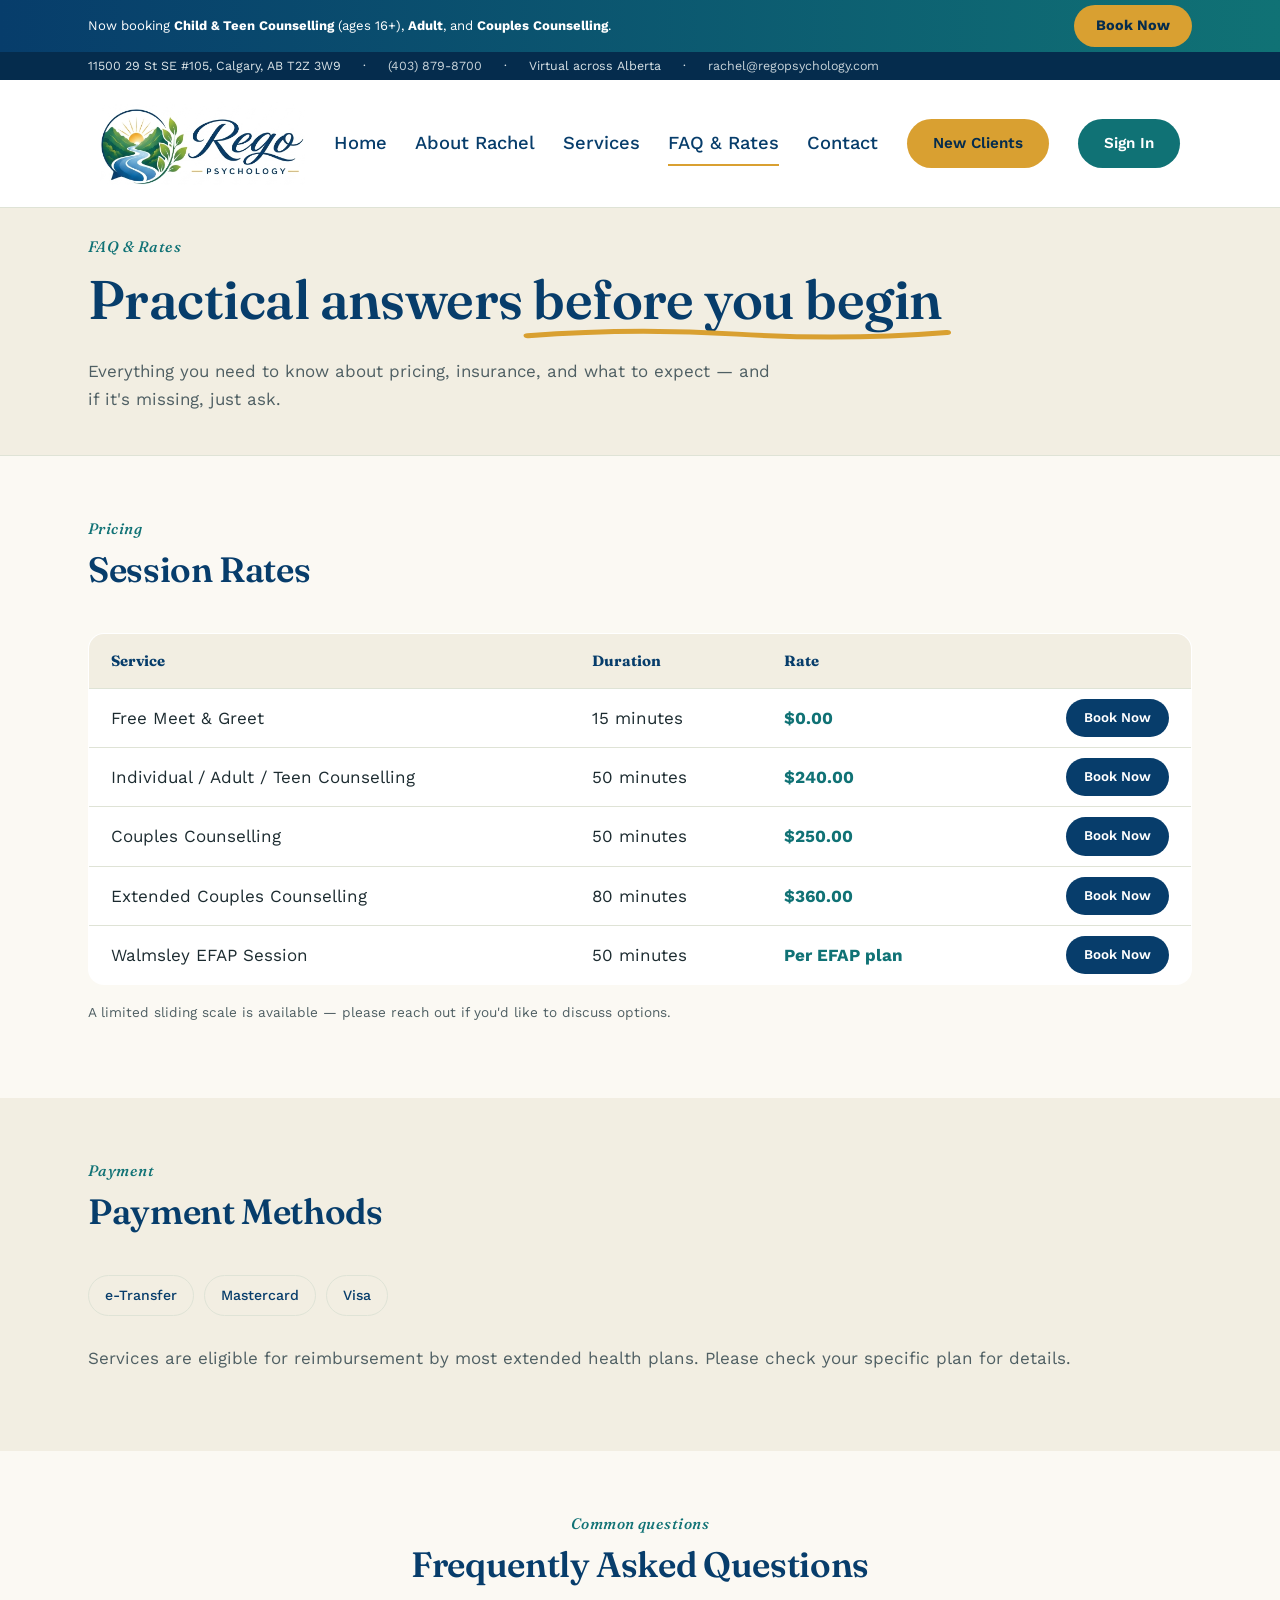
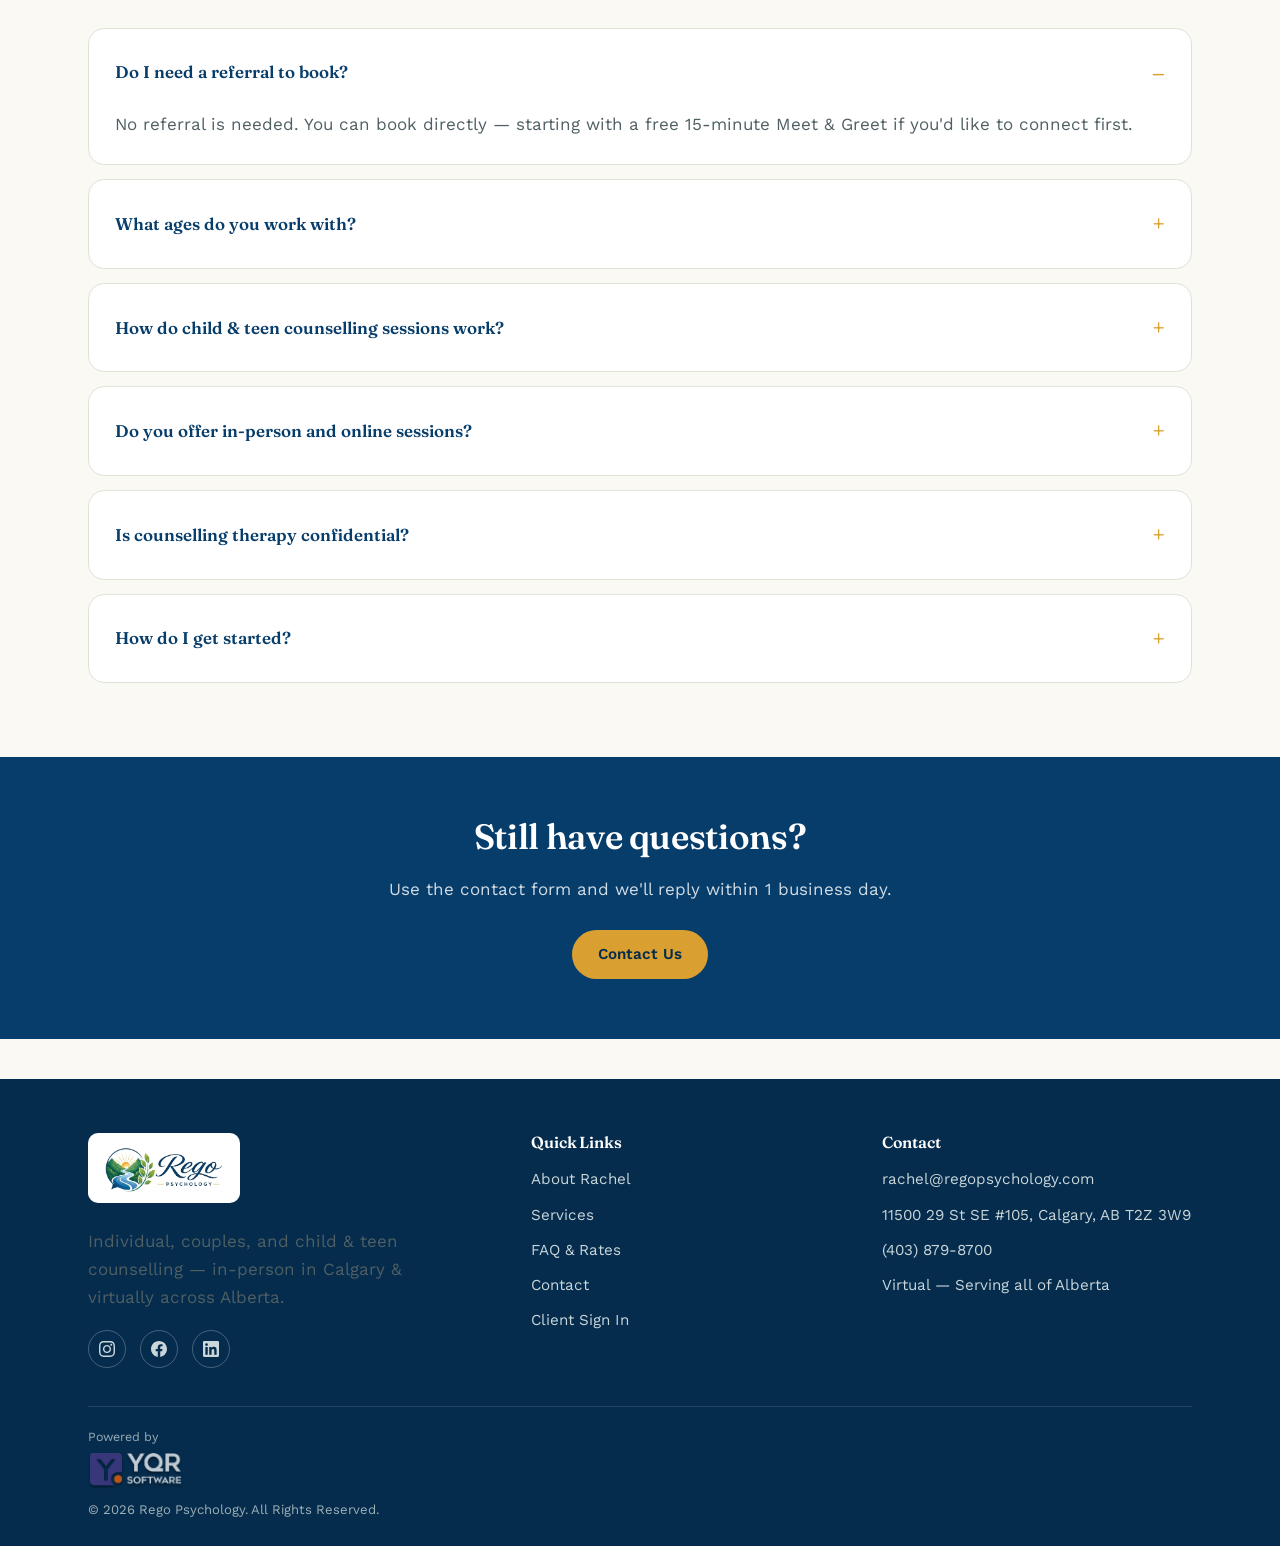
<file: faq.html>
﻿<!DOCTYPE html>
<html lang="en">
<head>
<meta charset="UTF-8">
<meta name="viewport" content="width=device-width, initial-scale=1.0">
<title>FAQ & Rates | Rego Psychology, Calgary</title>
<meta name="description" content="Session rates, insurance coverage, sliding scale, and frequently asked questions for counselling with Rachel Rego, Psychologist serving Alberta virtually.">
<link rel="icon" type="image/png" sizes="32x32" href="assets-final/pego-monogram.png">
<link rel="apple-touch-icon" href="assets-final/pego-monogram.png">
<link rel="preconnect" href="https://fonts.googleapis.com">
<link href="https://fonts.googleapis.com/css2?family=Fraunces:ital,opsz,wght@0,9..144,300..700;1,9..144,400..600&family=Work+Sans:wght@400;500;600;700&display=swap" rel="stylesheet">
<link rel="stylesheet" href="styles.css">
</head>
<body>

<div class="book-bar">
  <div class="wrap">
    <span class="msg">Now booking <strong>Child & Teen Counselling</strong> (ages 16+), <strong>Adult</strong>, and <strong>Couples Counselling</strong>.</span>
    <a class="book-now" href="https://regopsychology.janeapp.com/#/child-teen-counselling" target="_blank" rel="noopener">Book Now</a>
  </div>
</div>

<div class="topbar">
  <div class="wrap">
    <div class="topbar-links">
      <span>11500 29 St SE #105, Calgary, AB T2Z 3W9</span><span>&middot;</span><span><a href="tel:+14038798700">(403) 879-8700</a></span><span>&middot;</span><span>Virtual across Alberta</span><span>&middot;</span><span><a href="mailto:rachel@regopsychology.com">rachel@regopsychology.com</a></span>
    </div>
  </div>
</div>

<header class="site-header">
  <div class="wrap">
    <a href="index.html"><img src="assets-final/logo-1.png" alt="Rego Psychology" class="logo-img"></a>
    <nav class="main-nav">
      <a href="index.html">Home</a>
      <a href="about.html">About Rachel</a>
      <a href="services.html">Services</a>
      <a href="faq.html" class="active">FAQ &amp; Rates</a>
      <a href="contact.html">Contact</a>
    </nav>
    <button class="hamburger" id="hamburger" aria-label="Open menu" aria-expanded="false"><span></span><span></span><span></span></button>
    <a href="https://regopsychology.janeapp.com/#/free-meet-greet" target="_blank" rel="noopener" class="btn btn-gold">New Clients</a>
    <a href="https://regopsychology.janeapp.com/login" target="_blank" rel="noopener" class="btn btn-teal">Sign In</a>
  </div>
<div class="mobile-menu" id="mobile-menu">
  <nav class="mobile-nav">
    <a href="index.html">Home</a>
    <a href="about.html">About Rachel</a>
    <a href="services.html">Services</a>
    <a href="faq.html" class="active">FAQ &amp; Rates</a>
    <a href="contact.html">Contact</a>
    <a href="https://regopsychology.janeapp.com/#/free-meet-greet" target="_blank" rel="noopener" class="btn btn-gold mobile-book">New Clients</a>
    <a href="https://regopsychology.janeapp.com/login" target="_blank" rel="noopener" class="btn btn-teal mobile-book">Sign In</a>
  </nav>
</div></header>

<section class="page-hero">
  <div class="wrap">
    <span class="eyebrow">FAQ &amp; Rates</span>
    <h1>Practical answers <span class="ink-mark">before you begin<svg viewBox="0 0 300 20" preserveAspectRatio="none"><path d="M2 12 Q 75 2, 150 10 T 298 8"/></svg></span></h1>
    <p class="lead">Everything you need to know about pricing, insurance, and what to expect — and if it's missing, just ask.</p>
  </div>
</section>

<section>
  <div class="wrap">
    <div class="section-head">
      <span class="eyebrow">Pricing</span>
      <h2>Session Rates</h2>
    </div>
    <table class="rate-table">
      <thead>
        <tr><th>Service</th><th>Duration</th><th>Rate</th><th></th></tr>
      </thead>
      <tbody>
        <tr><td>Free Meet &amp; Greet</td><td>15 minutes</td><td class="amount">$0.00</td><td class="rate-cta"><a href="https://regopsychology.janeapp.com/#/discipline/1/treatment/1" target="_blank" rel="noopener" class="btn btn-navy btn-sm">Book Now</a></td></tr>
        <tr><td>Individual / Adult / Teen Counselling</td><td>50 minutes</td><td class="amount">$240.00</td><td class="rate-cta"><a href="https://regopsychology.janeapp.com/#/discipline/4/treatment/3" target="_blank" rel="noopener" class="btn btn-navy btn-sm">Book Now</a></td></tr>
        <tr><td>Couples Counselling</td><td>50 minutes</td><td class="amount">$250.00</td><td class="rate-cta"><a href="https://regopsychology.janeapp.com/#/discipline/5/treatment/4" target="_blank" rel="noopener" class="btn btn-navy btn-sm">Book Now</a></td></tr>
        <tr><td>Extended Couples Counselling</td><td>80 minutes</td><td class="amount">$360.00</td><td class="rate-cta"><a href="https://regopsychology.janeapp.com/#/discipline/5/treatment/5" target="_blank" rel="noopener" class="btn btn-navy btn-sm">Book Now</a></td></tr>
        <tr><td>Walmsley EFAP Session</td><td>50 minutes</td><td class="amount">Per EFAP plan</td><td class="rate-cta"><a href="https://regopsychology.janeapp.com/#/discipline/6/treatment/6" target="_blank" rel="noopener" class="btn btn-navy btn-sm">Book Now</a></td></tr>
      </tbody>
    </table>
    <p class="form-note" style="margin-top: 16px;">A limited sliding scale is available — please reach out if you'd like to discuss options.</p>
  </div>
</section>

<section class="tint">
  <div class="wrap">
    <div class="section-head">
      <span class="eyebrow">Payment</span>
      <h2>Payment Methods</h2>
    </div>
    <div class="pill-row">
      <span class="pill">e-Transfer</span>
      <span class="pill">Mastercard</span>
      <span class="pill">Visa</span>
    </div>
    <p style="margin-top: 28px;">Services are eligible for reimbursement by most extended health plans. Please check your specific plan for details.</p>
  </div>
</section>

<section>
  <div class="wrap">
    <div class="section-head center">
      <span class="eyebrow">Common questions</span>
      <h2>Frequently Asked Questions</h2>
    </div>

    <details class="faq" open>
      <summary>Do I need a referral to book?</summary>
      <div class="faq-body">No referral is needed. You can book directly — starting with a free 15-minute Meet &amp; Greet if you'd like to connect first.</div>
    </details>

    <details class="faq">
      <summary>What ages do you work with?</summary>
      <div class="faq-body">Adults and elders (65+), seen individually or as couples. Teen counselling is currently offered for ages 16+.</div>
    </details>

    <details class="faq">
      <summary>How do child &amp; teen counselling sessions work?</summary>
      <div class="faq-body">Sessions should be booked under the teen's name. All first sessions are with parent(s)/guardian(s) only.</div>
    </details>

    <details class="faq">
      <summary>Do you offer in-person and online sessions?</summary>
      <div class="faq-body">Yes — sessions are available both in-person at our Calgary office (11500 29 St SE #105, Calgary, AB T2Z 3W9) and virtually for clients anywhere in Alberta.</div>
    </details>

    <details class="faq">
      <summary>Is counselling therapy confidential?</summary>
      <div class="faq-body">Yes, creating a safe and confidential space is essential to effective therapy. While there are some legal and ethical exceptions, we take the time to go over these with you during the informed consent process before and at the start of your first session.</div>
    </details>

    <details class="faq">
      <summary>How do I get started?</summary>
      <div class="faq-body">Book directly through our online scheduler, or try a free 15-minute Meet &amp; Greet first — no pressure, just a chat.</div>
    </details>

  </div>
</section>

<section class="navy">
  <div class="wrap">
    <div class="callout" style="background: transparent; padding: 0;">
      <h2>Still have questions?</h2>
      <p>Use the contact form and we'll reply within 1 business day.</p>
      <a href="contact.html" class="btn btn-gold" style="margin-top: 8px;">Contact Us</a>
    </div>
  </div>
</section>

<footer class="site-footer">
  <div class="wrap">
    <div class="grid">
      <div>
        <div class="foot-logo-wrap"><img src="assets-final/logo-1.png" alt="Rego Psychology" class="foot-logo-img"></div>
        <p style="max-width: 32ch;">Individual, couples, and child &amp; teen counselling — in-person in Calgary &amp; virtually across Alberta.</p>
        <div class="social-row">
          <a href="#" aria-label="Instagram"><svg xmlns="http://www.w3.org/2000/svg" viewBox="0 0 24 24" fill="currentColor" width="16" height="16" aria-hidden="true"><path d="M12 2.163c3.204 0 3.584.012 4.85.07 3.252.148 4.771 1.691 4.919 4.919.058 1.265.069 1.645.069 4.849 0 3.205-.012 3.584-.069 4.849-.149 3.225-1.664 4.771-4.919 4.919-1.266.058-1.644.07-4.85.07-3.204 0-3.584-.012-4.849-.07-3.26-.149-4.771-1.699-4.919-4.92-.058-1.265-.07-1.644-.07-4.849 0-3.204.013-3.583.07-4.849.149-3.227 1.664-4.771 4.919-4.919 1.266-.057 1.645-.069 4.849-.069zm0-2.163c-3.259 0-3.667.014-4.947.072-4.358.2-6.78 2.618-6.98 6.98-.059 1.281-.073 1.689-.073 4.948 0 3.259.014 3.668.072 4.948.2 4.358 2.618 6.78 6.98 6.98 1.281.058 1.689.072 4.948.072 3.259 0 3.668-.014 4.948-.072 4.354-.2 6.782-2.618 6.979-6.98.059-1.28.073-1.689.073-4.948 0-3.259-.014-3.667-.072-4.947-.196-4.354-2.617-6.78-6.979-6.98-1.281-.059-1.69-.073-4.949-.073zm0 5.838c-3.403 0-6.162 2.759-6.162 6.162s2.759 6.163 6.162 6.163 6.162-2.759 6.162-6.163c0-3.403-2.759-6.162-6.162-6.162zm0 10.162c-2.209 0-4-1.79-4-4 0-2.209 1.791-4 4-4s4 1.791 4 4c0 2.21-1.791 4-4 4zm6.406-11.845c-.796 0-1.441.645-1.441 1.44s.645 1.44 1.441 1.44c.795 0 1.439-.645 1.439-1.44s-.644-1.44-1.439-1.44z"/></svg></a>
          <a href="#" aria-label="Facebook"><svg xmlns="http://www.w3.org/2000/svg" viewBox="0 0 24 24" fill="currentColor" width="16" height="16" aria-hidden="true"><path d="M24 12.073c0-6.627-5.373-12-12-12s-12 5.373-12 12c0 5.99 4.388 10.954 10.125 11.854v-8.385H7.078v-3.47h3.047V9.43c0-3.007 1.792-4.669 4.533-4.669 1.312 0 2.686.235 2.686.235v2.953H15.83c-1.491 0-1.956.925-1.956 1.874v2.25h3.328l-.532 3.47h-2.796v8.385C19.612 23.027 24 18.062 24 12.073z"/></svg></a>
          <a href="https://www.linkedin.com/in/rachel-rego-861340133/" aria-label="LinkedIn"><svg xmlns="http://www.w3.org/2000/svg" viewBox="0 0 24 24" fill="currentColor" width="16" height="16" aria-hidden="true"><path d="M20.447 20.452h-3.554v-5.569c0-1.328-.027-3.037-1.852-3.037-1.853 0-2.136 1.445-2.136 2.939v5.667H9.351V9h3.414v1.561h.046c.477-.9 1.637-1.85 3.37-1.85 3.601 0 4.267 2.37 4.267 5.455v6.286zM5.337 7.433c-1.144 0-2.063-.926-2.063-2.065 0-1.138.92-2.063 2.063-2.063 1.14 0 2.064.925 2.064 2.063 0 1.139-.925 2.065-2.064 2.065zm1.782 13.019H3.555V9h3.564v11.452zM22.225 0H1.771C.792 0 0 .774 0 1.729v20.542C0 23.227.792 24 1.771 24h20.451C23.2 24 24 23.227 24 22.271V1.729C24 .774 23.2 0 22.222 0h.003z"/></svg></a>
        </div>
      </div>
      <div>
        <h4>Quick Links</h4>
        <ul>
          <li><a href="about.html">About Rachel</a></li>
          <li><a href="services.html">Services</a></li>
          <li><a href="faq.html">FAQ &amp; Rates</a></li>
          <li><a href="contact.html">Contact</a></li>
          <li><a href="https://regopsychology.janeapp.com/login" target="_blank" rel="noopener">Client Sign In</a></li>
        </ul>
      </div>
      <div>
        <h4>Contact</h4>
        <ul>
          <li><a href="mailto:rachel@regopsychology.com">rachel@regopsychology.com</a></li>
          <li>11500 29 St SE #105, Calgary, AB T2Z 3W9</li><li><a href="tel:+14038798700">(403) 879-8700</a></li><li>Virtual — Serving all of Alberta</li>
        </ul>
      </div>
    </div>
    <div class="footer-bottom">
      <a href="https://yqrsoftware.ca/" target="_blank" rel="noopener" class="powered-by-inline">Powered by <img src="assets-final/yqr-logo.png" alt="YQR Software"></a>
      <div class="footer-legal"><span>© 2026 Rego Psychology. All Rights Reserved.</span></div>
    </div>
  </div>
</footer>

<script>
(function(){
  var btn = document.getElementById('hamburger');
  var menu = document.getElementById('mobile-menu');
  if (!btn || !menu) return;
  btn.addEventListener('click', function(){
    var open = menu.classList.toggle('open');
    btn.classList.toggle('open', open);
    btn.setAttribute('aria-expanded', open);
  });
  menu.querySelectorAll('a').forEach(function(a){
    a.addEventListener('click', function(){
      menu.classList.remove('open');
      btn.classList.remove('open');
      btn.setAttribute('aria-expanded', false);
    });
  });
  document.addEventListener('click', function(e){
    if (!menu.contains(e.target) && !btn.contains(e.target)) {
      menu.classList.remove('open');
      btn.classList.remove('open');
      btn.setAttribute('aria-expanded', false);
    }
  });
})();
</script>
</body>
</html>
</file>
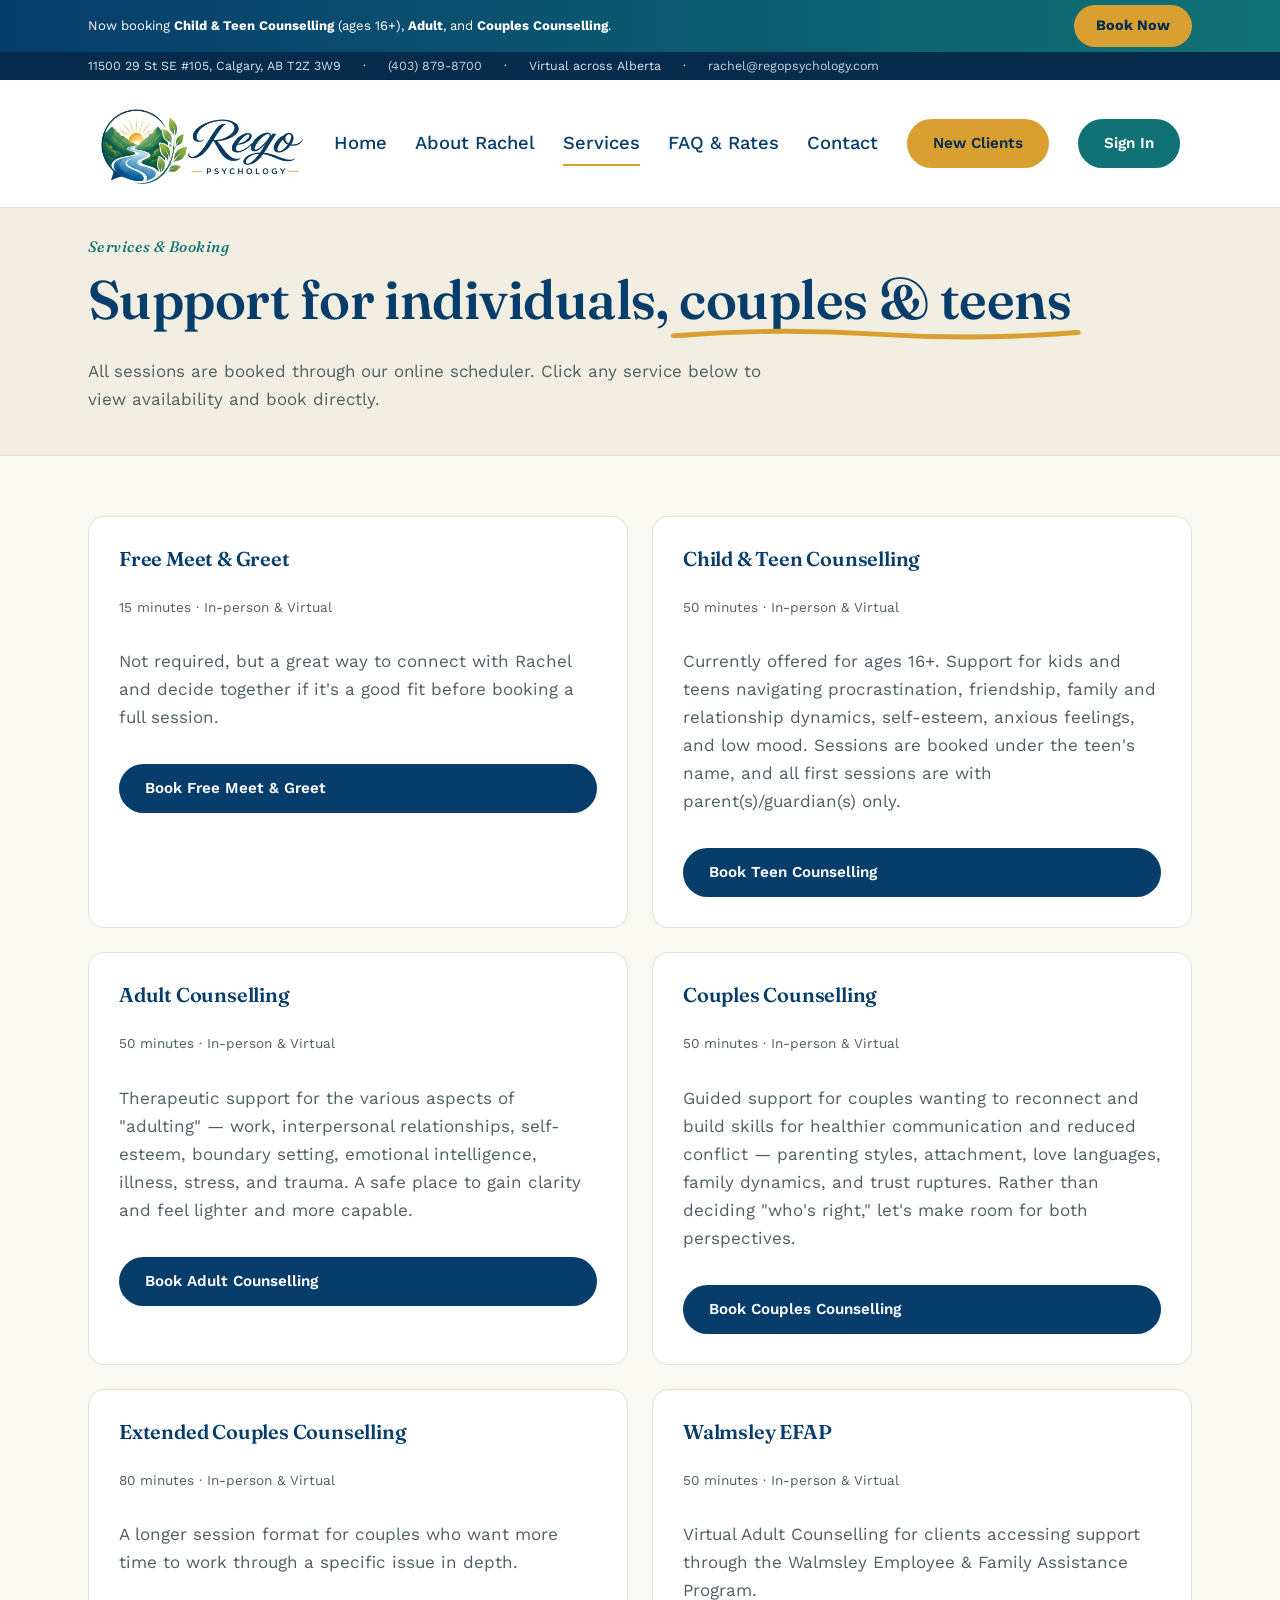
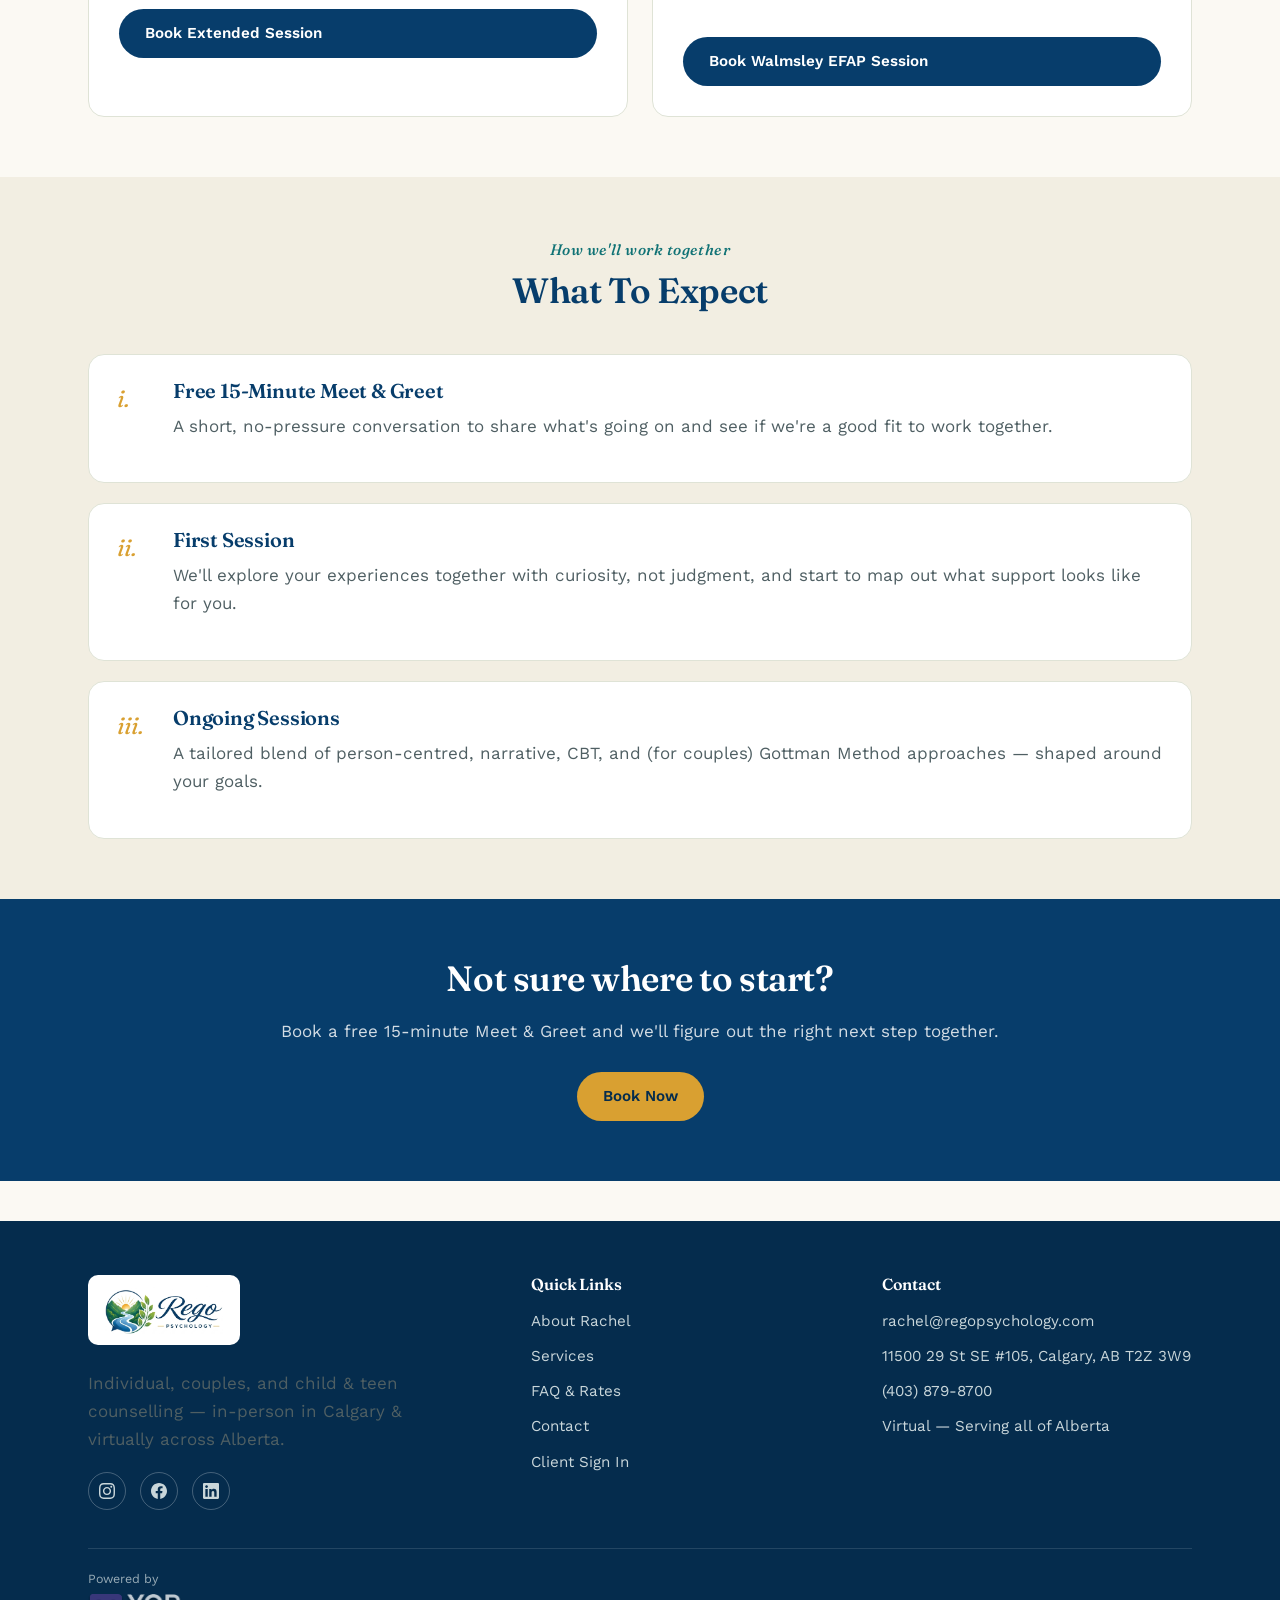
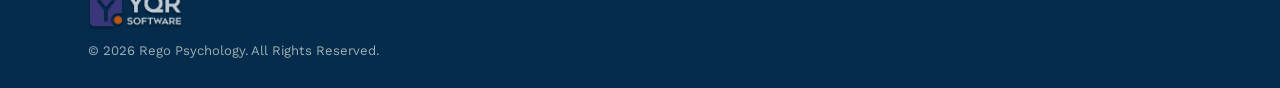
<file: services.html>
﻿<!DOCTYPE html>
<html lang="en">
<head>
<meta charset="UTF-8">
<meta name="viewport" content="width=device-width, initial-scale=1.0">
<title>Services & Booking | Rego Psychology, Calgary</title>
<meta name="description" content="Book Child & Teen Counselling, Adult Counselling, Couples Counselling, or a Free Meet & Greet with Rachel Rego, Psychologist serving Alberta virtually — virtual sessions across Alberta.">
<link rel="icon" type="image/png" sizes="32x32" href="assets-final/pego-monogram.png">
<link rel="apple-touch-icon" href="assets-final/pego-monogram.png">
<link rel="preconnect" href="https://fonts.googleapis.com">
<link href="https://fonts.googleapis.com/css2?family=Fraunces:ital,opsz,wght@0,9..144,300..700;1,9..144,400..600&family=Work+Sans:wght@400;500;600;700&display=swap" rel="stylesheet">
<link rel="stylesheet" href="styles.css">
</head>
<body>

<div class="book-bar">
  <div class="wrap">
    <span class="msg">Now booking <strong>Child & Teen Counselling</strong> (ages 16+), <strong>Adult</strong>, and <strong>Couples Counselling</strong>.</span>
    <a class="book-now" href="https://regopsychology.janeapp.com/#/child-teen-counselling" target="_blank" rel="noopener">Book Now</a>
  </div>
</div>

<div class="topbar">
  <div class="wrap">
    <div class="topbar-links">
      <span>11500 29 St SE #105, Calgary, AB T2Z 3W9</span><span>&middot;</span><span><a href="tel:+14038798700">(403) 879-8700</a></span><span>&middot;</span><span>Virtual across Alberta</span><span>&middot;</span><span><a href="mailto:rachel@regopsychology.com">rachel@regopsychology.com</a></span>
    </div>
  </div>
</div>

<header class="site-header">
  <div class="wrap">
    <a href="index.html"><img src="assets-final/logo-1.png" alt="Rego Psychology" class="logo-img"></a>
    <nav class="main-nav">
      <a href="index.html">Home</a>
      <a href="about.html">About Rachel</a>
      <a href="services.html" class="active">Services</a>
      <a href="faq.html">FAQ &amp; Rates</a>
      <a href="contact.html">Contact</a>
    </nav>
    <button class="hamburger" id="hamburger" aria-label="Open menu" aria-expanded="false"><span></span><span></span><span></span></button>
    <a href="https://regopsychology.janeapp.com/#/free-meet-greet" target="_blank" rel="noopener" class="btn btn-gold">New Clients</a>
    <a href="https://regopsychology.janeapp.com/login" target="_blank" rel="noopener" class="btn btn-teal">Sign In</a>
  </div>
<div class="mobile-menu" id="mobile-menu">
  <nav class="mobile-nav">
    <a href="index.html">Home</a>
    <a href="about.html">About Rachel</a>
    <a href="services.html" class="active">Services</a>
    <a href="faq.html">FAQ &amp; Rates</a>
    <a href="contact.html">Contact</a>
    <a href="https://regopsychology.janeapp.com/#/free-meet-greet" target="_blank" rel="noopener" class="btn btn-gold mobile-book">New Clients</a>
    <a href="https://regopsychology.janeapp.com/login" target="_blank" rel="noopener" class="btn btn-teal mobile-book">Sign In</a>
  </nav>
</div></header>

<section class="page-hero">
  <div class="wrap">
    <span class="eyebrow">Services &amp; Booking</span>
    <h1>Support for individuals, <span class="ink-mark">couples &amp; teens<svg viewBox="0 0 320 20" preserveAspectRatio="none"><path d="M2 12 Q 80 2, 160 10 T 318 8"/></svg></span></h1>
    <p class="lead">All sessions are booked through our online scheduler. Click any service below to view availability and book directly.</p>
  </div>
</section>

<section>
  <div class="wrap">
    <div class="grid cols-2">

      <div class="service-card">
        <div class="top">
          <h3>Free Meet &amp; Greet</h3>
        </div>
        <p class="duration">15 minutes &middot; In-person &amp; Virtual</p>
        <p>Not required, but a great way to connect with Rachel and decide together if it's a good fit before booking a full session.</p>
        <a href="https://regopsychology.janeapp.com/#/discipline/1/treatment/1" target="_blank" rel="noopener" class="btn btn-navy">Book Free Meet &amp; Greet</a>
      </div>

      <div class="service-card">
        <div class="top">
          <h3>Child &amp; Teen Counselling</h3>
        </div>
        <p class="duration">50 minutes &middot; In-person &amp; Virtual</p>
        <p>Currently offered for ages 16+. Support for kids and teens navigating procrastination, friendship, family and relationship dynamics, self-esteem, anxious feelings, and low mood. Sessions are booked under the teen's name, and all first sessions are with parent(s)/guardian(s) only.</p>
        <a href="https://regopsychology.janeapp.com/#/discipline/3/treatment/2" target="_blank" rel="noopener" class="btn btn-navy">Book Teen Counselling</a>
      </div>

      <div class="service-card">
        <div class="top">
          <h3>Adult Counselling</h3>
        </div>
        <p class="duration">50 minutes &middot; In-person &amp; Virtual</p>
        <p>Therapeutic support for the various aspects of "adulting" — work, interpersonal relationships, self-esteem, boundary setting, emotional intelligence, illness, stress, and trauma. A safe place to gain clarity and feel lighter and more capable.</p>
        <a href="https://regopsychology.janeapp.com/#/discipline/4/treatment/3" target="_blank" rel="noopener" class="btn btn-navy">Book Adult Counselling</a>
      </div>

      <div class="service-card">
        <div class="top">
          <h3>Couples Counselling</h3>
        </div>
        <p class="duration">50 minutes &middot; In-person &amp; Virtual</p>
        <p>Guided support for couples wanting to reconnect and build skills for healthier communication and reduced conflict — parenting styles, attachment, love languages, family dynamics, and trust ruptures. Rather than deciding "who's right," let's make room for both perspectives.</p>
        <a href="https://regopsychology.janeapp.com/#/discipline/5/treatment/4" target="_blank" rel="noopener" class="btn btn-navy">Book Couples Counselling</a>
      </div>

      <div class="service-card">
        <div class="top">
          <h3>Extended Couples Counselling</h3>
        </div>
        <p class="duration">80 minutes &middot; In-person &amp; Virtual</p>
        <p>A longer session format for couples who want more time to work through a specific issue in depth.</p>
        <a href="https://regopsychology.janeapp.com/#/discipline/5/treatment/5" target="_blank" rel="noopener" class="btn btn-navy">Book Extended Session</a>
      </div>

      <div class="service-card">
        <div class="top">
          <h3>Walmsley EFAP</h3>
        </div>
        <p class="duration">50 minutes &middot; In-person &amp; Virtual</p>
        <p>Virtual Adult Counselling for clients accessing support through the Walmsley Employee &amp; Family Assistance Program.</p>
        <a href="https://regopsychology.janeapp.com/#/discipline/6/treatment/6" target="_blank" rel="noopener" class="btn btn-navy">Book Walmsley EFAP Session</a>
      </div>

    </div>
  </div>
</section>

<section class="tint">
  <div class="wrap">
    <div class="section-head center">
      <span class="eyebrow">How we'll work together</span>
      <h2>What To Expect</h2>
    </div>
    <div class="steps">
      <div class="step">
        <span class="step-mark">i.</span>
        <div>
          <h3>Free 15-Minute Meet &amp; Greet</h3>
          <p>A short, no-pressure conversation to share what's going on and see if we're a good fit to work together.</p>
        </div>
      </div>
      <div class="step">
        <span class="step-mark">ii.</span>
        <div>
          <h3>First Session</h3>
          <p>We'll explore your experiences together with curiosity, not judgment, and start to map out what support looks like for you.</p>
        </div>
      </div>
      <div class="step">
        <span class="step-mark">iii.</span>
        <div>
          <h3>Ongoing Sessions</h3>
          <p>A tailored blend of person-centred, narrative, CBT, and (for couples) Gottman Method approaches — shaped around your goals.</p>
        </div>
      </div>
    </div>
  </div>
</section>

<section class="navy">
  <div class="wrap">
    <div class="callout" style="background: transparent; padding: 0;">
      <h2>Not sure where to start?</h2>
      <p>Book a free 15-minute Meet &amp; Greet and we'll figure out the right next step together.</p>
      <a href="https://regopsychology.janeapp.com/#/free-meet-greet" target="_blank" rel="noopener" class="btn btn-gold" style="margin-top: 8px;">Book Now</a>
    </div>
  </div>
</section>

<footer class="site-footer">
  <div class="wrap">
    <div class="grid">
      <div>
        <div class="foot-logo-wrap"><img src="assets-final/logo-1.png" alt="Rego Psychology" class="foot-logo-img"></div>
        <p style="max-width: 32ch;">Individual, couples, and child &amp; teen counselling — in-person in Calgary &amp; virtually across Alberta.</p>
        <div class="social-row">
          <a href="#" aria-label="Instagram"><svg xmlns="http://www.w3.org/2000/svg" viewBox="0 0 24 24" fill="currentColor" width="16" height="16" aria-hidden="true"><path d="M12 2.163c3.204 0 3.584.012 4.85.07 3.252.148 4.771 1.691 4.919 4.919.058 1.265.069 1.645.069 4.849 0 3.205-.012 3.584-.069 4.849-.149 3.225-1.664 4.771-4.919 4.919-1.266.058-1.644.07-4.85.07-3.204 0-3.584-.012-4.849-.07-3.26-.149-4.771-1.699-4.919-4.92-.058-1.265-.07-1.644-.07-4.849 0-3.204.013-3.583.07-4.849.149-3.227 1.664-4.771 4.919-4.919 1.266-.057 1.645-.069 4.849-.069zm0-2.163c-3.259 0-3.667.014-4.947.072-4.358.2-6.78 2.618-6.98 6.98-.059 1.281-.073 1.689-.073 4.948 0 3.259.014 3.668.072 4.948.2 4.358 2.618 6.78 6.98 6.98 1.281.058 1.689.072 4.948.072 3.259 0 3.668-.014 4.948-.072 4.354-.2 6.782-2.618 6.979-6.98.059-1.28.073-1.689.073-4.948 0-3.259-.014-3.667-.072-4.947-.196-4.354-2.617-6.78-6.979-6.98-1.281-.059-1.69-.073-4.949-.073zm0 5.838c-3.403 0-6.162 2.759-6.162 6.162s2.759 6.163 6.162 6.163 6.162-2.759 6.162-6.163c0-3.403-2.759-6.162-6.162-6.162zm0 10.162c-2.209 0-4-1.79-4-4 0-2.209 1.791-4 4-4s4 1.791 4 4c0 2.21-1.791 4-4 4zm6.406-11.845c-.796 0-1.441.645-1.441 1.44s.645 1.44 1.441 1.44c.795 0 1.439-.645 1.439-1.44s-.644-1.44-1.439-1.44z"/></svg></a>
          <a href="#" aria-label="Facebook"><svg xmlns="http://www.w3.org/2000/svg" viewBox="0 0 24 24" fill="currentColor" width="16" height="16" aria-hidden="true"><path d="M24 12.073c0-6.627-5.373-12-12-12s-12 5.373-12 12c0 5.99 4.388 10.954 10.125 11.854v-8.385H7.078v-3.47h3.047V9.43c0-3.007 1.792-4.669 4.533-4.669 1.312 0 2.686.235 2.686.235v2.953H15.83c-1.491 0-1.956.925-1.956 1.874v2.25h3.328l-.532 3.47h-2.796v8.385C19.612 23.027 24 18.062 24 12.073z"/></svg></a>
          <a href="https://www.linkedin.com/in/rachel-rego-861340133/" aria-label="LinkedIn"><svg xmlns="http://www.w3.org/2000/svg" viewBox="0 0 24 24" fill="currentColor" width="16" height="16" aria-hidden="true"><path d="M20.447 20.452h-3.554v-5.569c0-1.328-.027-3.037-1.852-3.037-1.853 0-2.136 1.445-2.136 2.939v5.667H9.351V9h3.414v1.561h.046c.477-.9 1.637-1.85 3.37-1.85 3.601 0 4.267 2.37 4.267 5.455v6.286zM5.337 7.433c-1.144 0-2.063-.926-2.063-2.065 0-1.138.92-2.063 2.063-2.063 1.14 0 2.064.925 2.064 2.063 0 1.139-.925 2.065-2.064 2.065zm1.782 13.019H3.555V9h3.564v11.452zM22.225 0H1.771C.792 0 0 .774 0 1.729v20.542C0 23.227.792 24 1.771 24h20.451C23.2 24 24 23.227 24 22.271V1.729C24 .774 23.2 0 22.222 0h.003z"/></svg></a>
        </div>
      </div>
      <div>
        <h4>Quick Links</h4>
        <ul>
          <li><a href="about.html">About Rachel</a></li>
          <li><a href="services.html">Services</a></li>
          <li><a href="faq.html">FAQ &amp; Rates</a></li>
          <li><a href="contact.html">Contact</a></li>
          <li><a href="https://regopsychology.janeapp.com/login" target="_blank" rel="noopener">Client Sign In</a></li>
        </ul>
      </div>
      <div>
        <h4>Contact</h4>
        <ul>
          <li><a href="mailto:rachel@regopsychology.com">rachel@regopsychology.com</a></li>
          <li>11500 29 St SE #105, Calgary, AB T2Z 3W9</li><li><a href="tel:+14038798700">(403) 879-8700</a></li><li>Virtual — Serving all of Alberta</li>
        </ul>
      </div>
    </div>
    <div class="footer-bottom">
      <a href="https://yqrsoftware.ca/" target="_blank" rel="noopener" class="powered-by-inline">Powered by <img src="assets-final/yqr-logo.png" alt="YQR Software"></a>
      <div class="footer-legal"><span>© 2026 Rego Psychology. All Rights Reserved.</span></div>
    </div>
  </div>
</footer>

<script>
(function(){
  var btn = document.getElementById('hamburger');
  var menu = document.getElementById('mobile-menu');
  if (!btn || !menu) return;
  btn.addEventListener('click', function(){
    var open = menu.classList.toggle('open');
    btn.classList.toggle('open', open);
    btn.setAttribute('aria-expanded', open);
  });
  menu.querySelectorAll('a').forEach(function(a){
    a.addEventListener('click', function(){
      menu.classList.remove('open');
      btn.classList.remove('open');
      btn.setAttribute('aria-expanded', false);
    });
  });
  document.addEventListener('click', function(e){
    if (!menu.contains(e.target) && !btn.contains(e.target)) {
      menu.classList.remove('open');
      btn.classList.remove('open');
      btn.setAttribute('aria-expanded', false);
    }
  });
})();
</script>
</body>
</html>
</file>
<file: styles.css>
/* ===========================================================
   Rego Psychology — Stylesheet v2
   Brand palette (sampled from official brand sheet):
   Navy #073D6B · Teal #107275 · Forest #358153 · Olive #A2BC46 · Gold #D9A031
   Mark: mountain / river / sunrise emblem + leaf sprig
   Type: Fraunces (display, echoes the script wordmark) + Work Sans (body/UI)
   =========================================================== */

:root {
  --navy: #073D6B;
  --navy-deep: #052C4D;
  --teal: #107275;
  --forest: #358153;
  --forest-deep: #2A6B43;
  --olive: #A2BC46;
  --gold: #D9A031;
  --cream: #FBF9F3;
  --cream-deep: #F2EEE2;
  --card: #FFFFFF;
  --ink: #1C2B30;
  --ink-soft: #4F5F63;
  --line: #DFE3D6;
  --radius-lg: 26px;
  --radius-md: 16px;
  --radius-sm: 10px;
  --shadow: 0 14px 34px -18px rgba(7, 61, 107, 0.30);
  --maxw: 1160px;
}

* { box-sizing: border-box; }
html { scroll-behavior: smooth; }

body {
  margin: 0;
  background: var(--cream);
  color: var(--ink);
  font-family: 'Work Sans', -apple-system, BlinkMacSystemFont, 'Segoe UI', sans-serif;
  font-size: 17px;
  line-height: 1.65;
  -webkit-font-smoothing: antialiased;
}

h1, h2, h3, h4 {
  font-family: 'Fraunces', Georgia, 'Times New Roman', serif;
  color: var(--navy);
  font-weight: 600;
  line-height: 1.15;
  margin: 0 0 0.5em;
  letter-spacing: -0.01em;
}

h1 { font-size: clamp(2.3rem, 4.8vw, 3.4rem); font-weight: 580; }
h2 { font-size: clamp(1.65rem, 3vw, 2.2rem); }
h3 { font-size: 1.25rem; }

p { margin: 0 0 1.1em; color: var(--ink-soft); }
a { color: var(--forest-deep); text-decoration: none; }
img { max-width: 100%; display: block; }

.wrap { max-width: var(--maxw); margin: 0 auto; padding: 0 28px; }

/* ---------- Ink underline signature (echoes the script wordmark flourish) ---------- */
.ink-mark { position: relative; display: inline-block; }
.ink-mark svg { position: absolute; left: -2%; bottom: -0.2em; width: 104%; height: 0.3em; overflow: visible; }
.ink-mark path { fill: none; stroke: var(--gold); stroke-width: 6; stroke-linecap: round; }

.eyebrow {
  font-family: 'Fraunces', serif;
  font-style: italic;
  font-weight: 500;
  color: var(--teal);
  font-size: 0.95rem;
  letter-spacing: 0.03em;
  display: block;
  margin-bottom: 0.6em;
}

/* ---------- Top booking bar ---------- */
.book-bar {
  background: linear-gradient(90deg, var(--navy) 0%, var(--teal) 100%);
  color: #fff;
}
.book-bar .wrap {
  display: flex;
  align-items: center;
  justify-content: space-between;
  gap: 16px;
  padding: 10px 28px;
  flex-wrap: wrap;
}
.book-bar .wrap { padding-top: 5px; padding-bottom: 5px; }
.book-bar .msg { font-size: 0.82rem; }
.book-bar .msg strong { color: #fff; }
.book-bar a.book-now {
  background: var(--gold);
  color: var(--navy-deep);
  font-weight: 700;
  padding: 9px 22px;
  border-radius: 999px;
  font-size: 0.9rem;
  white-space: nowrap;
}
.book-bar a.book-now:hover { background: #E8B450; }

/* ---------- Sub utility bar ---------- */
.topbar { background: var(--navy-deep); color: #D9E2E6; font-size: 0.78rem; }
.topbar .wrap { display: flex; flex-wrap: wrap; gap: 8px 28px; justify-content: space-between; align-items: center; padding-top: 4px; padding-bottom: 4px; }
.topbar a { color: #D9E2E6; opacity: 0.92; }
.topbar a:hover { opacity: 1; text-decoration: underline; }
.topbar .wrap > a { font-size: 0.96rem; font-weight: 600; opacity: 1; text-decoration: underline; }
.topbar .wrap > a:hover { opacity: 0.8; }
.topbar-links { display: flex; gap: 22px; flex-wrap: wrap; }

/* ---------- Header / Nav ---------- */
header.site-header { background: #fff; border-bottom: 1px solid var(--line); position: sticky; top: 0; z-index: 50; }
header.site-header .wrap { display: flex; align-items: center; justify-content: space-between; padding-top: 22px; padding-bottom: 22px; gap: 16px; padding-left: 40px; padding-right: 40px; flex-wrap: nowrap; }
nav.main-nav { gap: 20px; flex-wrap: nowrap; flex-shrink: 1; min-width: 0; }
.logo-img { height: 83px; width: auto; }

nav.main-nav { display: flex; gap: 28px; align-items: center; flex-wrap: wrap; }
nav.main-nav a { color: var(--navy); font-weight: 500; font-size: 1.15rem; padding: 6px 0; border-bottom: 2px solid transparent; transition: border-color 0.2s; }
nav.main-nav a:hover, nav.main-nav a.active { border-color: var(--gold); }

.btn {
  display: inline-block;
  background: var(--forest);
  color: #fff !important;
  padding: 12px 26px;
  border-radius: 999px;
  font-weight: 600;
  font-size: 0.95rem;
  transition: background 0.2s, transform 0.15s;
  border: none;
  cursor: pointer;
}
.btn:hover { background: var(--forest-deep); transform: translateY(-1px); }
.btn.btn-gold { background: var(--gold); color: var(--navy-deep) !important; }
.btn.btn-gold:hover { background: #E8B450; }
.btn.btn-navy { background: var(--navy); }
.btn.btn-navy:hover { background: var(--navy-deep); }
.btn.btn-ghost { background: transparent; color: var(--navy) !important; border: 1.5px solid var(--navy); }
.btn.btn-ghost:hover { background: var(--navy); color: #fff !important; }
.btn.btn-teal { background: var(--teal); color: #fff !important; }
.btn.btn-teal:hover { background: #0D5F62; }
.btn.btn-sm { padding: 8px 18px; font-size: 0.84rem; }

/* ---------- Hero ---------- */
.hero {
  padding: 72px 0 60px;
  background:
    radial-gradient(circle at 88% 10%, rgba(217,160,49,0.12), transparent 55%),
    radial-gradient(circle at 4% 90%, rgba(16,114,117,0.10), transparent 50%),
    var(--cream);
}
.hero .wrap { display: grid; grid-template-columns: 1.1fr 0.9fr; gap: 56px; align-items: center; }
.hero-logo { width: 220px; margin-bottom: 18px; display: block; }
.hero-copy p.lead { font-size: 1.16rem; max-width: 48ch; }
.hero-actions { display: flex; gap: 16px; margin-top: 26px; flex-wrap: wrap; }
.hero-photo {
  aspect-ratio: 4/5;
  border-radius: var(--radius-lg);
  overflow: hidden;
}
.hero-photo img {
  width: 100%; height: 100%;
  object-fit: cover; object-position: center top;
  display: block;
}

/* ---------- Sections ---------- */
section { padding: 60px 0; }
section.tint { background: var(--cream-deep); }
section.navy { background: var(--navy); }
section.navy h2, section.navy h3 { color: #fff; }
section.navy p { color: rgba(255,255,255,0.82); }
.section-head { max-width: 660px; margin-bottom: 42px; }
.section-head.center { margin-left: auto; margin-right: auto; text-align: center; }

/* ---------- Cards / grids ---------- */
.grid { display: grid; gap: 24px; }
.grid.cols-3 { grid-template-columns: repeat(3, 1fr); }
.grid.cols-2 { grid-template-columns: repeat(2, 1fr); }
.grid.cols-4 { grid-template-columns: repeat(4, 1fr); }

.card { background: var(--card); border-radius: var(--radius-md); padding: 28px; border: 1px solid var(--line); }
.card.shadow { box-shadow: var(--shadow); border: none; }
.card h3 { margin-bottom: 0.4em; }
.card .icon-dot {
  width: 44px; height: 44px; border-radius: 50%;
  background: var(--cream-deep);
  display: flex; align-items: center; justify-content: center;
  margin-bottom: 16px; font-size: 1.3rem;
}

.pill-row { display: flex; flex-wrap: wrap; gap: 10px; }
.pill { background: var(--cream-deep); border: 1px solid var(--line); color: var(--navy); padding: 8px 16px; border-radius: 999px; font-size: 0.88rem; font-weight: 500; }
.pill.teal { background: rgba(16,114,117,0.10); border-color: rgba(16,114,117,0.3); color: var(--teal); }
.pill.gold { background: rgba(217,160,49,0.12); border-color: rgba(217,160,49,0.35); color: #9A741F; }

/* ---------- Quote / callout ---------- */
.callout { background: var(--navy); color: #EAF1F3; border-radius: var(--radius-lg); padding: 46px; text-align: center; }
.callout h2 { color: #fff; }
.callout p { color: rgba(234,241,243,0.85); }

/* ---------- Booking service cards (JaneApp) ---------- */
.service-card {
  background: var(--card);
  border: 1px solid var(--line);
  border-radius: var(--radius-md);
  padding: 30px;
  display: flex;
  flex-direction: column;
  gap: 14px;
}
.service-card .top { display: flex; justify-content: space-between; align-items: flex-start; gap: 14px; }
.service-card .price {
  background: var(--cream-deep);
  color: var(--navy);
  font-weight: 700;
  font-size: 0.88rem;
  padding: 7px 14px;
  border-radius: 999px;
  white-space: nowrap;
}
.service-card .duration { font-size: 0.85rem; color: var(--ink-soft); margin-top: 2px; }

/* ---------- Steps ---------- */
.steps { display: grid; gap: 20px; }
.step { display: flex; gap: 20px; background: var(--card); border: 1px solid var(--line); border-radius: var(--radius-md); padding: 24px 28px; align-items: flex-start; }
.step .step-mark { font-family: 'Fraunces', serif; font-style: italic; font-size: 1.5rem; color: var(--gold); flex-shrink: 0; width: 36px; }

/* ---------- FAQ accordion ---------- */
details.faq { background: var(--card); border: 1px solid var(--line); border-radius: var(--radius-md); padding: 6px 26px; margin-bottom: 14px; }
details.faq summary {
  cursor: pointer; font-family: 'Fraunces', serif; font-weight: 600; font-size: 1.06rem; color: var(--navy);
  padding: 18px 0; list-style: none; display: flex; justify-content: space-between; align-items: center; gap: 16px;
}
details.faq summary::-webkit-details-marker { display: none; }
details.faq summary::after { content: "+"; font-size: 1.5rem; color: var(--gold); flex-shrink: 0; transition: transform 0.2s; }
details.faq[open] summary::after { content: "–"; }
details.faq .faq-body { padding-bottom: 20px; color: var(--ink-soft); }

/* ---------- Photo cards ---------- */
.card-photo { padding: 0; overflow: hidden; }
.card-img { width: 100%; height: 180px; object-fit: cover; display: block; }
.card-photo .card-body { padding: 22px; }

/* ---------- Specialty card ---------- */
.specialty-list { display: flex; flex-direction: column; gap: 10px; }
.specialty-item { background: var(--cream-deep); border: 1px solid var(--line); border-left: 4px solid var(--teal); border-radius: var(--radius-sm); padding: 12px 16px; font-weight: 600; color: var(--navy); font-size: 0.97rem; }

/* ---------- Rate table ---------- */
.rate-table { width: 100%; border-collapse: collapse; background: var(--card); border-radius: var(--radius-md); overflow: hidden; border: 1px solid var(--line); }
.rate-table th, .rate-table td { text-align: left; padding: 15px 22px; border-bottom: 1px solid var(--line); }
.rate-table th { font-family: 'Fraunces', serif; color: var(--navy); background: var(--cream-deep); font-size: 0.93rem; }
.rate-table tr:last-child td { border-bottom: none; }
.rate-table td.amount { font-weight: 700; color: var(--teal); white-space: nowrap; }
.rate-table td.rate-cta { text-align: right; white-space: nowrap; padding-top: 10px; padding-bottom: 10px; }

/* ---------- Insurance logos row ---------- */
.insurance-row { display: flex; flex-wrap: wrap; gap: 12px; }
.insurance-chip { background: var(--card); border: 1px solid var(--line); padding: 10px 18px; border-radius: var(--radius-sm); font-size: 0.88rem; font-weight: 600; color: var(--navy); }

/* ---------- Endorsements ---------- */
.endorsement { background: var(--card); border-left: 4px solid var(--olive); border-radius: var(--radius-sm); padding: 22px 26px; }
.endorsement p { font-style: italic; margin-bottom: 10px; }
.endorsement .who { font-weight: 700; color: var(--navy); font-style: normal; font-size: 0.92rem; }
.endorsement .role { font-weight: 400; color: var(--ink-soft); font-size: 0.85rem; }

/* ---------- Contact ---------- */
.contact-grid { display: grid; grid-template-columns: 1fr 1.2fr; gap: 48px; align-items: start; }
.contact-info .item { margin-bottom: 24px; }
.contact-info .item .label { font-family: 'Fraunces', serif; color: var(--navy); font-weight: 600; display: block; margin-bottom: 4px; }
.form-note { font-size: 0.85rem; color: var(--ink-soft); }
.contact-form { display: flex; flex-direction: column; gap: 14px; margin-top: 10px; }
.contact-form .form-row { display: grid; grid-template-columns: 1fr 1fr; gap: 14px; }
.contact-form .form-group { display: flex; flex-direction: column; gap: 5px; }
.contact-form label { font-size: 0.85rem; font-weight: 600; color: var(--navy); }
.contact-form input, .contact-form textarea { border: 1.5px solid var(--line); border-radius: var(--radius-sm); padding: 10px 14px; font-family: inherit; font-size: 0.95rem; color: var(--ink); background: var(--card); transition: border-color 0.2s; resize: vertical; }
.contact-form input:focus, .contact-form textarea:focus { outline: none; border-color: var(--teal); }
.contact-form input::placeholder, .contact-form textarea::placeholder { color: var(--ink-soft); }

/* ---------- Footer ---------- */
footer.site-footer { background: var(--navy-deep); color: #C9D6DA; padding: 54px 0 26px; margin-top: 40px; }
footer.site-footer .grid { grid-template-columns: 1.3fr 1fr 1fr; gap: 40px; margin-bottom: 38px; }
footer.site-footer h4 { color: #fff; font-size: 1rem; margin-bottom: 16px; }
footer.site-footer a { color: #C9D6DA; }
footer.site-footer a:hover { color: #fff; text-decoration: underline; }
footer.site-footer ul { list-style: none; padding: 0; margin: 0; }
footer.site-footer li { margin-bottom: 10px; font-size: 0.95rem; }
.powered-by-inline { display: inline-flex; flex-direction: column; align-items: flex-start; gap: 5px; color: #9FB0B5; font-size: 0.78rem; opacity: 0.75; transition: opacity 0.2s; }
.powered-by-inline:hover { opacity: 1; }
.powered-by-inline img { height: 36px; width: auto; border-radius: 4px; }
.footer-bottom { border-top: 1px solid rgba(255,255,255,0.12); padding-top: 20px; font-size: 0.82rem; color: #9FB0B5; display: flex; flex-direction: column; gap: 10px; }
.footer-legal { display: flex; justify-content: space-between; flex-wrap: wrap; gap: 10px; }
.foot-logo-wrap { display: inline-block; background: #fff; border-radius: var(--radius-sm); border: 1px solid rgba(255,255,255,0.2); padding: 10px 16px; margin-bottom: 16px; }
.foot-logo-img { height: 48px; width: auto; display: block; }
.social-row { display: flex; gap: 14px; margin-top: 14px; }
.social-row a { width: 38px; height: 38px; border: 1px solid rgba(255,255,255,0.25); border-radius: 50%; display: flex; align-items: center; justify-content: center; }
.social-row a:hover { background: rgba(255,255,255,0.12); }

/* ---------- Page hero (non-home) ---------- */
.page-hero { padding: 26px 0 22px; background: var(--cream-deep); border-bottom: 1px solid var(--line); }
.page-hero p.lead { max-width: 62ch; font-size: 1.06rem; }

/* ---------- Hamburger & Mobile Menu ---------- */
.hamburger { display: none; flex-direction: column; justify-content: space-between; width: 28px; height: 20px; background: none; border: none; cursor: pointer; padding: 0; flex-shrink: 0; }
.hamburger span { display: block; height: 2px; width: 100%; background: var(--navy); border-radius: 2px; transition: transform 0.25s, opacity 0.2s; transform-origin: center; }
.hamburger.open span:nth-child(1) { transform: translateY(9px) rotate(45deg); }
.hamburger.open span:nth-child(2) { opacity: 0; }
.hamburger.open span:nth-child(3) { transform: translateY(-9px) rotate(-45deg); }

.mobile-menu { display: none; background: #fff; border-top: 1px solid var(--line); box-shadow: 0 8px 24px -8px rgba(7,61,107,0.15); }
.mobile-menu.open { display: block; }
.mobile-nav { display: flex; flex-direction: column; padding: 16px 20px 20px; gap: 4px; }
.mobile-nav a { color: var(--navy); font-weight: 500; font-size: 1.05rem; padding: 12px 8px; border-bottom: 1px solid var(--line); }
.mobile-nav a:last-child { border-bottom: none; }
.mobile-nav a.active { color: var(--teal); font-weight: 600; }
.mobile-nav .mobile-book { margin-top: 12px; text-align: center; border-bottom: none; border-radius: 999px; }

/* ---------- Responsive ---------- */
@media (max-width: 900px) {
  .hero .wrap { grid-template-columns: 1fr; }
  .hero-photo { order: -1; max-width: 320px; margin: 0 auto; }
  .grid.cols-3, .grid.cols-4 { grid-template-columns: 1fr 1fr; }
  .contact-grid { grid-template-columns: 1fr; }
  footer.site-footer .grid { grid-template-columns: 1fr; gap: 26px; }
}
@media (max-width: 680px) {
  nav.main-nav { display: none; }
  .hamburger { display: flex; }
  header.site-header .wrap > .btn-gold,
  header.site-header .wrap > .btn-teal { display: none; }
  .topbar-links { gap: 12px 18px; }
  .grid.cols-3, .grid.cols-4, .grid.cols-2 { grid-template-columns: 1fr; }
  .callout { padding: 30px 22px; }
  header.site-header .wrap { flex-wrap: nowrap; }
  .book-bar .wrap { justify-content: center; text-align: center; }
  .service-card .top { flex-direction: column; }
}

/* ---------- iPhone / small mobile ---------- */
@media (max-width: 480px) {
  /* Topbar */
  .topbar { font-size: 0.72rem; }
  .topbar .wrap { padding-top: 3px; padding-bottom: 3px; gap: 6px; }

  /* Book bar */
  .book-bar .wrap { flex-direction: column; align-items: center; gap: 8px; padding-top: 8px; padding-bottom: 8px; }
  .book-bar .msg { text-align: center; font-size: 0.78rem; }

  /* Header */
  header.site-header .wrap { padding-left: 16px; padding-right: 16px; padding-top: 12px; padding-bottom: 12px; }
  .logo-img { height: 56px; }
  .btn.btn-gold { padding: 9px 14px; font-size: 0.82rem; white-space: nowrap; }

  /* General layout */
  .wrap { padding: 0 16px; }
  section { padding: 40px 0; }

  /* Hero */
  .hero { padding: 36px 0; }
  .hero-photo { max-width: 280px; }
  .hero-actions { flex-direction: column; }
  .hero-actions .btn { text-align: center; width: 100%; }
  .hero-logo { width: 160px; }

  /* Cards */
  .card-img { height: 160px; }

  /* About grid */
  .about-grid { grid-template-columns: 1fr !important; gap: 28px !important; }
  .hero-photo { max-width: 100% !important; }

  /* Rates table — hide CTA column, allow horizontal scroll */
  .rate-table { display: block; overflow-x: auto; -webkit-overflow-scrolling: touch; }
  .rate-table td.rate-cta, .rate-table th:last-child { display: none; }

  /* Contact form */
  .contact-form .form-row { grid-template-columns: 1fr; }

  /* Page hero */
  .page-hero { padding: 18px 0 16px; }

  /* Footer */
  .footer-bottom { flex-direction: column; text-align: center; gap: 6px; }
  .foot-logo-img { height: 38px; }

  /* Buttons — larger touch targets */
  .btn { min-height: 44px; display: inline-flex; align-items: center; justify-content: center; }
}

@media (prefers-reduced-motion: reduce) {
  html { scroll-behavior: auto; }
  .btn { transition: none; }
}
</file>
